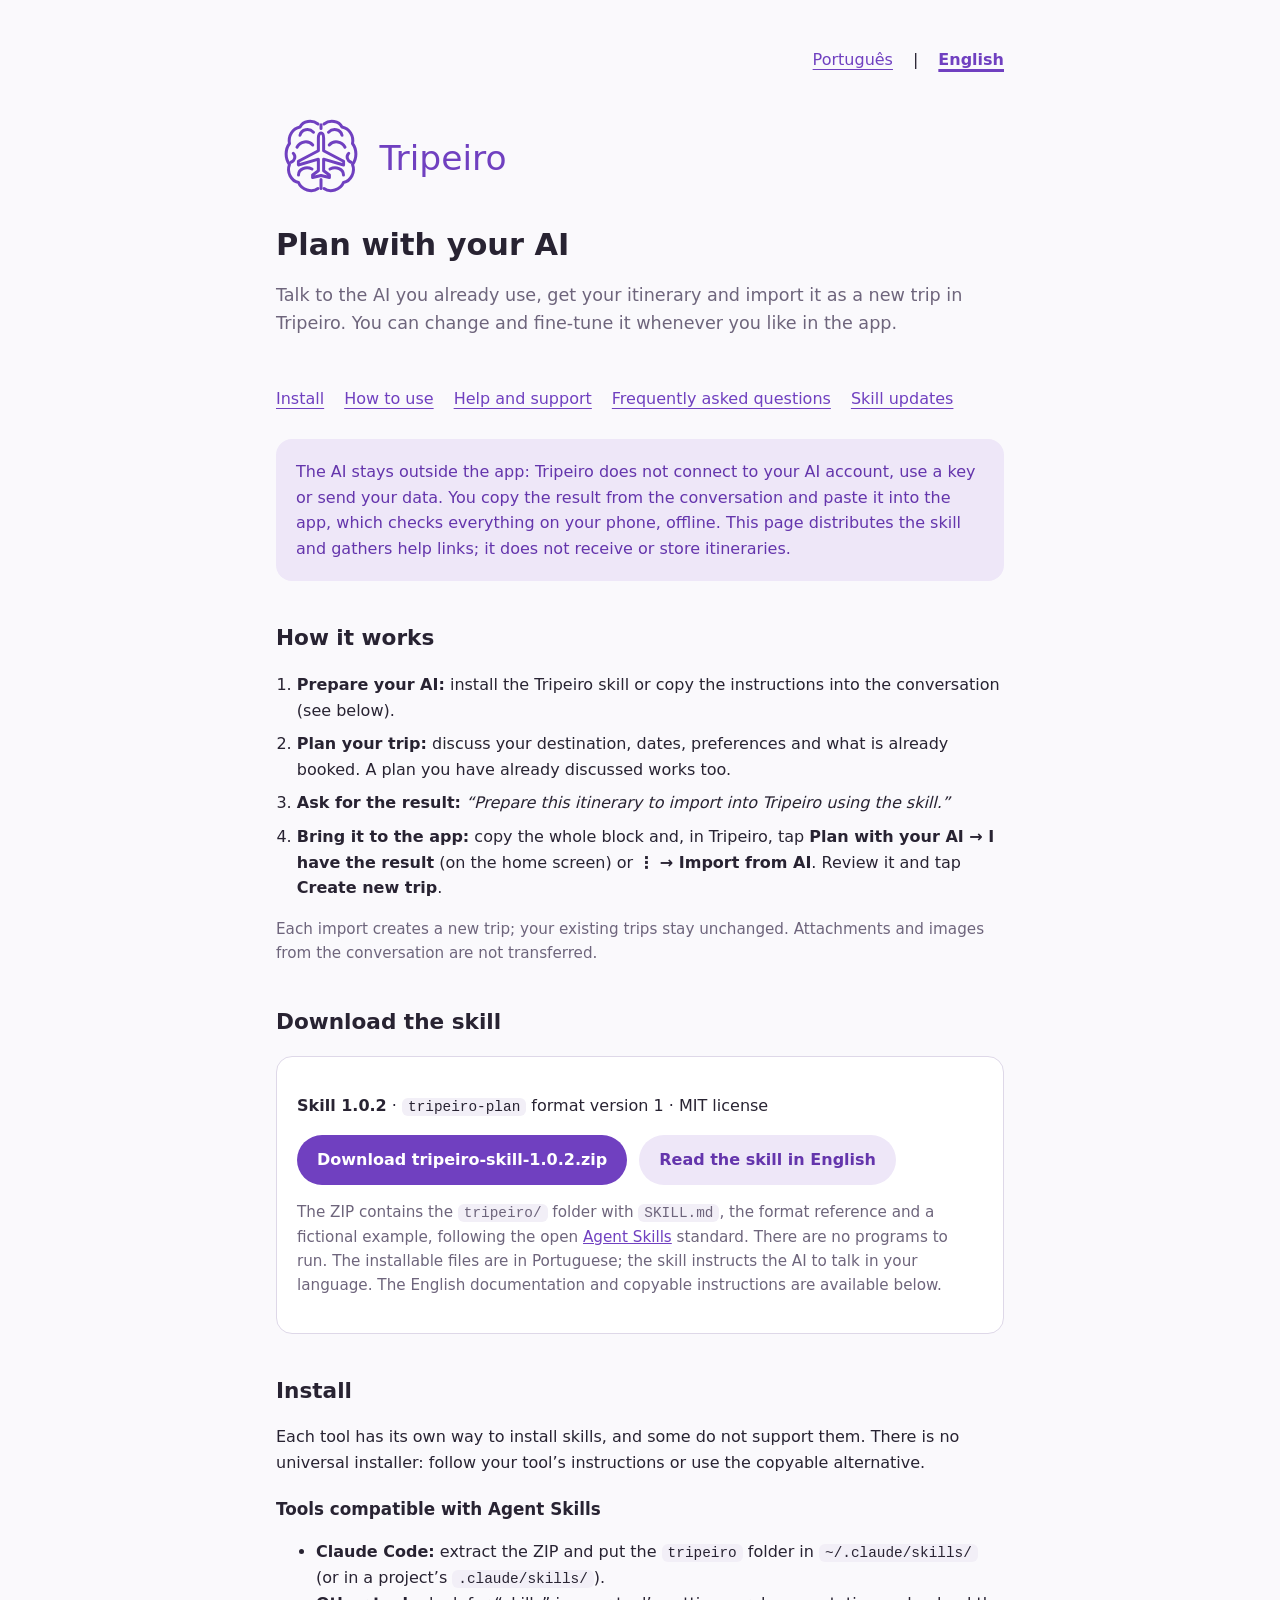
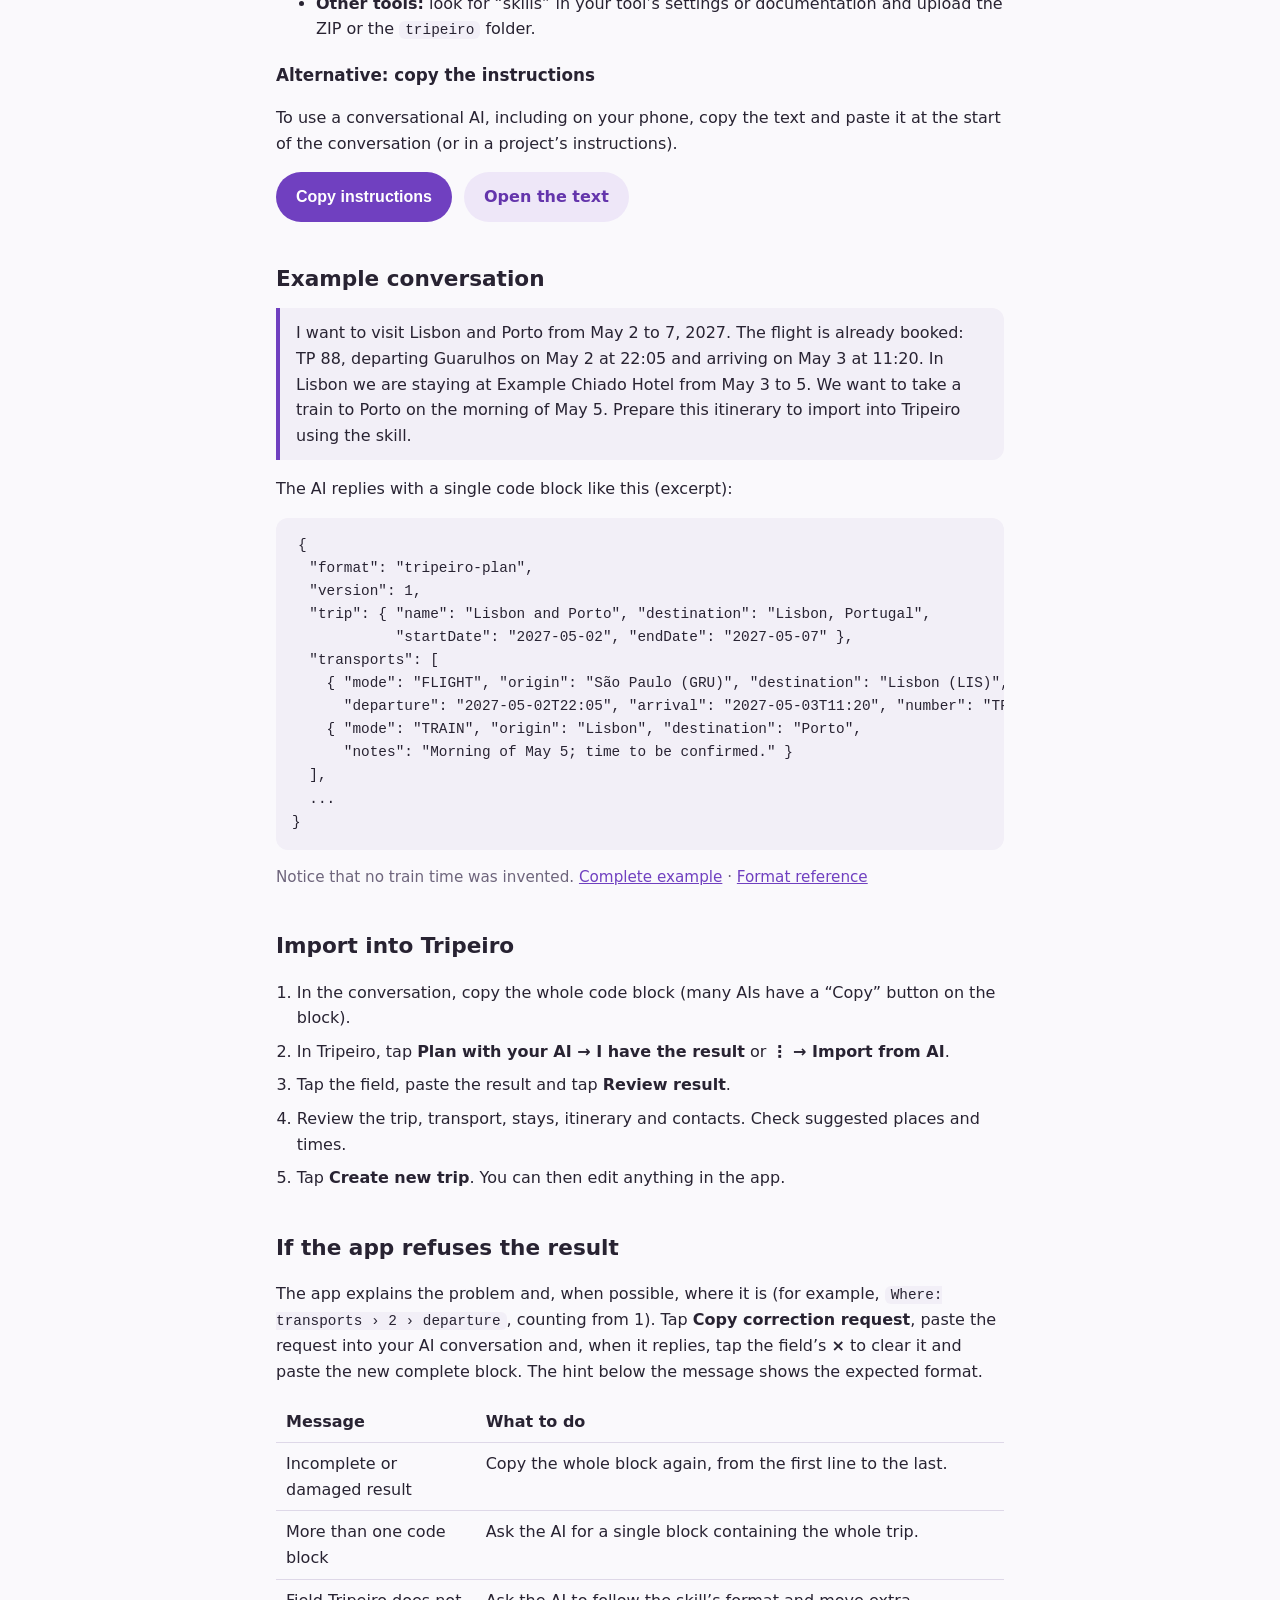
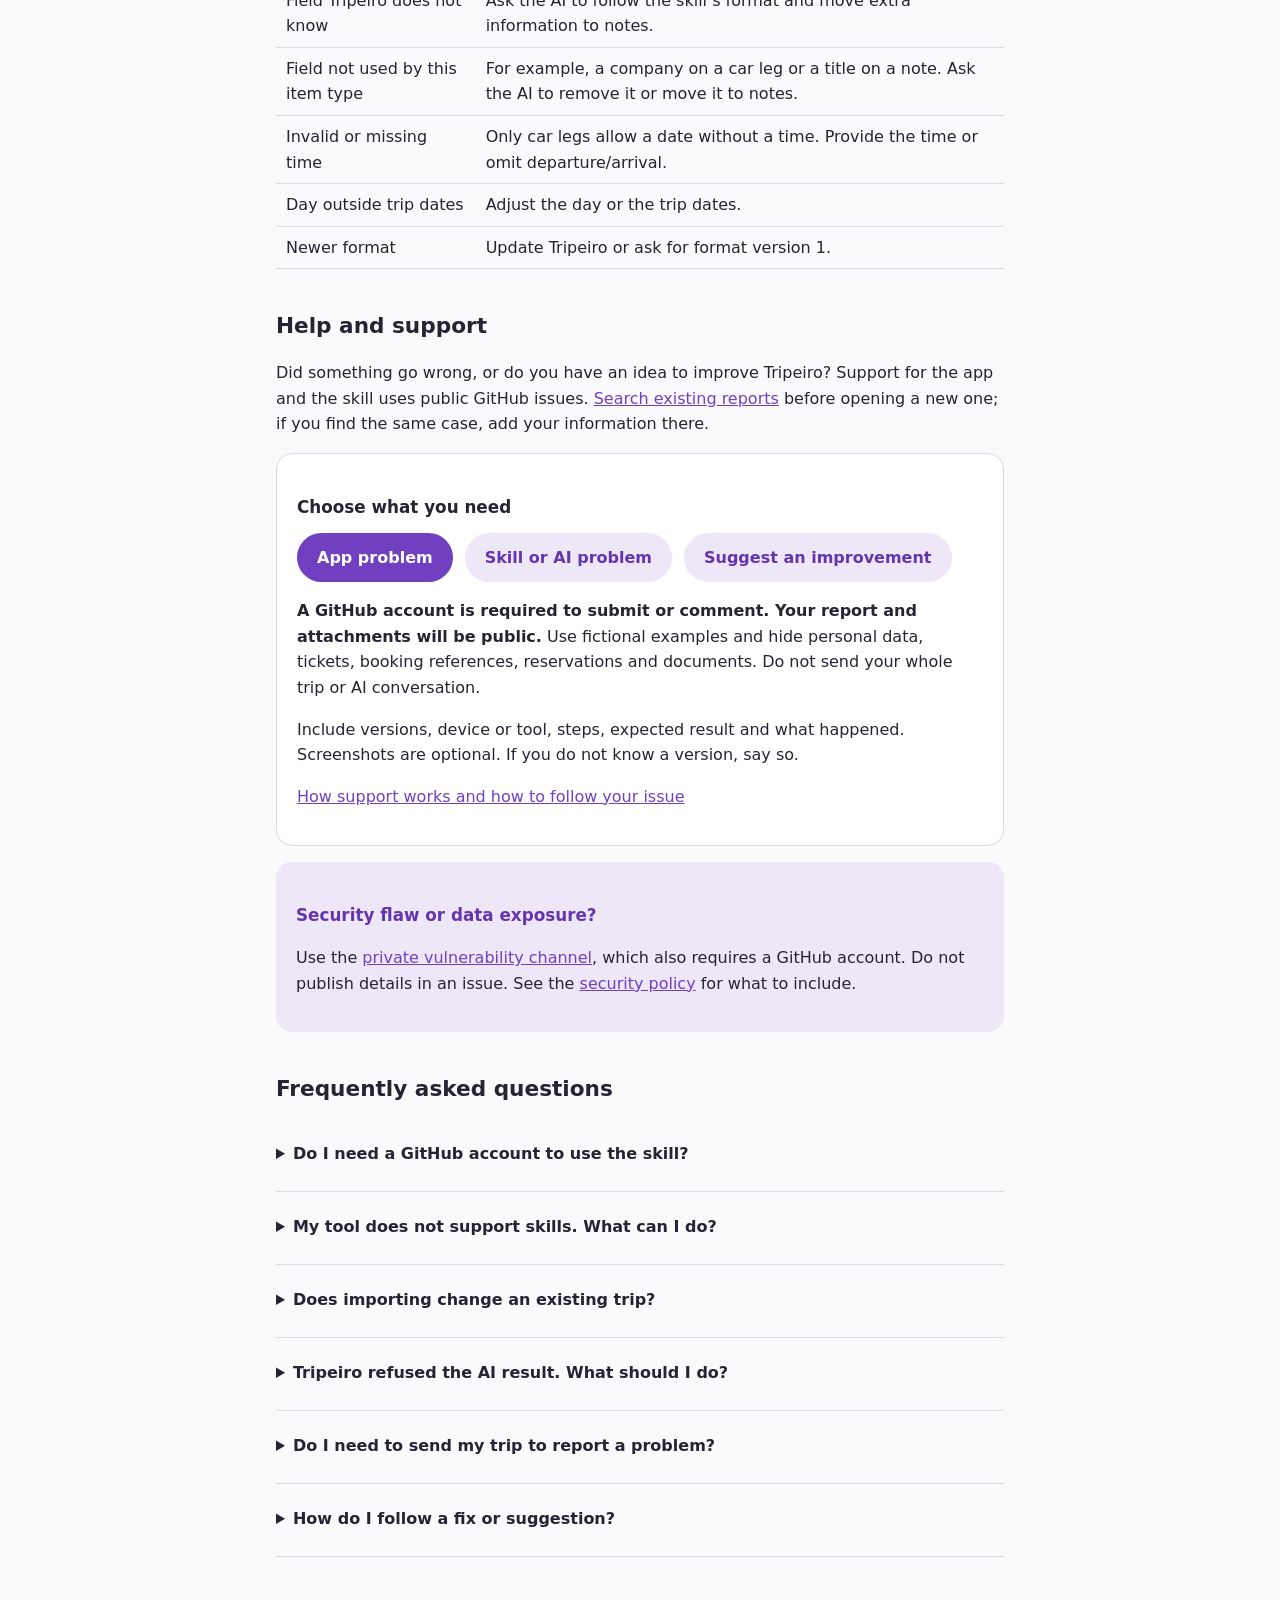
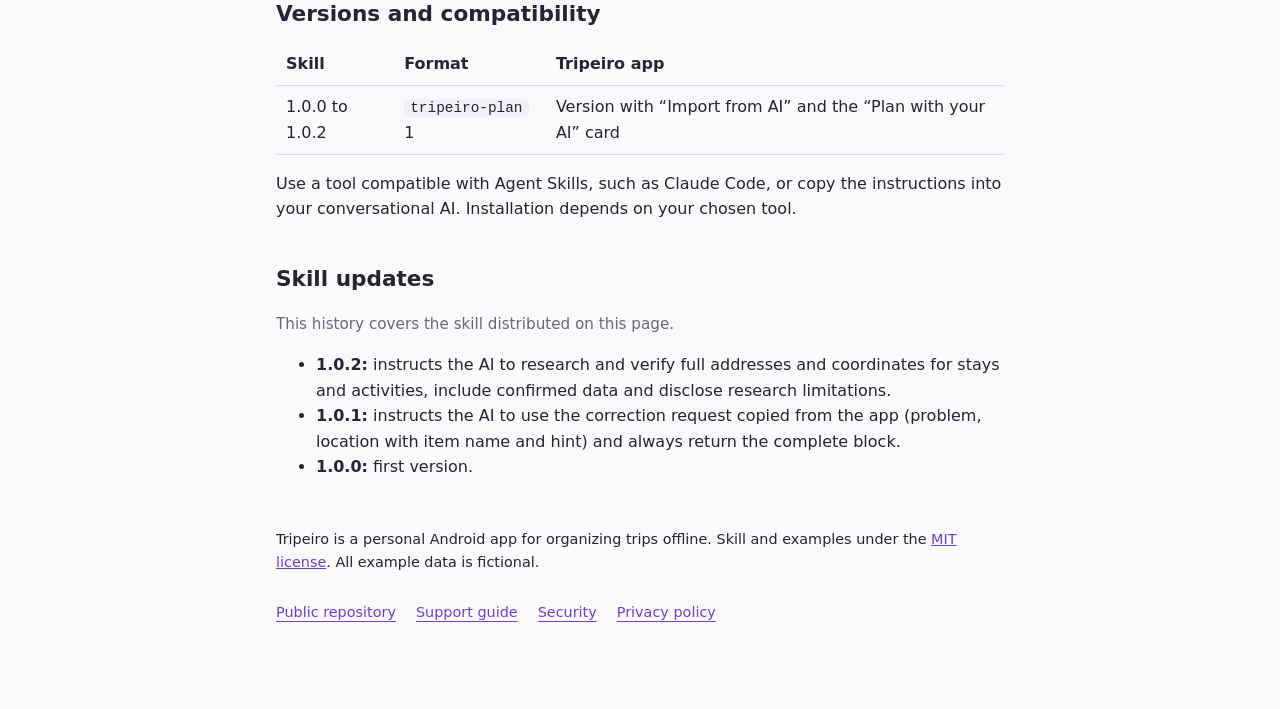
<file: docs/index.html>
<!doctype html>
<html lang="pt-BR">
<head>
<meta charset="utf-8">
<meta name="viewport" content="width=device-width, initial-scale=1">
<title>Tripeiro · Planeje com sua IA e encontre ajuda</title>
<meta name="description" content="Instale a skill do Tripeiro, importe roteiros da sua IA e encontre ajuda, relatos de problemas, sugestões e novidades.">
<link rel="icon" href="assets/simbolo.svg" type="image/svg+xml">
<link rel="stylesheet" href="assets/site.css">
<script src="assets/language.js"></script>
</head>
<body>
<main>
<nav class="quicklinks language" aria-label="Idioma">
  <a href="?lang=pt" data-language="pt" lang="pt-BR" hreflang="pt-BR" aria-current="page">Português</a>
  <span aria-hidden="true">|</span>
  <a href="en/?lang=en" data-language="en" lang="en" hreflang="en">English</a>
</nav>
<header>
  <img class="logo-light" src="assets/logo.svg" alt="Tripeiro" width="320" height="120">
  <img class="logo-dark" src="assets/logo-escuro.svg" alt="Tripeiro" width="320" height="120">
  <h1>Planeje com sua IA</h1>
  <p class="lead">Converse com a IA que você já usa, receba o roteiro pronto e importe como uma nova viagem no Tripeiro. Você pode modificar e fazer ajustes finos quando quiser pelo app.</p>
</header>

<nav class="quicklinks" aria-label="Nesta página">
  <a href="#instalar">Instalar</a>
  <a href="#importar">Como usar</a>
  <a href="#ajuda">Ajuda e suporte</a>
  <a href="#perguntas">Perguntas frequentes</a>
  <a href="#historico">Novidades da skill</a>
</nav>

<div class="card soft">
  A IA fica fora do app: o Tripeiro não se conecta à sua conta de IA, não usa chave nem envia seus dados. Você copia o resultado da conversa e cola no app, que confere tudo no celular, sem internet. Esta página distribui a skill e reúne os links de ajuda; ela não recebe nem guarda roteiros.
</div>

<h2 id="como-funciona">Como funciona</h2>
<ol class="steps">
  <li><strong>Prepare sua IA:</strong> instale a skill do Tripeiro ou copie as instruções para a conversa (veja abaixo).</li>
  <li><strong>Planeje sua viagem:</strong> converse sobre destino, datas, preferências e o que já está reservado. Um roteiro já discutido também serve.</li>
  <li><strong>Peça o resultado:</strong> <em>“Prepare este roteiro para importar no Tripeiro usando a skill.”</em></li>
  <li><strong>Traga para o app:</strong> copie o bloco inteiro e, no Tripeiro, toque em <strong>Planeje com sua IA → Já tenho o resultado</strong> (na tela inicial) ou em <strong>⋮ → Importar da IA</strong>. Revise e toque em <strong>Criar nova viagem</strong>.</li>
</ol>
<p class="muted">Cada importação cria uma nova viagem; as viagens que você já tem não mudam. Anexos e imagens da conversa não são transferidos.</p>

<h2 id="baixar">Baixar a skill</h2>
<div class="card">
  <p><strong>Skill 1.0.2</strong> · formato <code>tripeiro-plan</code> versão 1 · licença MIT</p>
  <div class="actions">
    <a class="button" href="downloads/tripeiro-skill-1.0.2.zip" download>Baixar tripeiro-skill-1.0.2.zip</a>
    <a class="button secondary" href="https://github.com/gdonscoi/tripeiro/tree/main/skills/tripeiro">Ver os arquivos</a>
  </div>
  <p class="muted">O ZIP tem a pasta <code>tripeiro/</code> com <code>SKILL.md</code>, a referência do formato e um exemplo fictício, no padrão aberto <a href="https://agentskills.io/specification">Agent Skills</a>. Não há programas para executar.</p>
</div>

<h2 id="instalar">Instalar</h2>
<p>Cada ferramenta tem o seu jeito de instalar skills, e nem todas aceitam. Não existe um instalador universal: siga a opção da sua ferramenta ou use a alternativa copiável.</p>
<h3>Ferramentas compatíveis com Agent Skills</h3>
<ul>
  <li><strong>Claude Code:</strong> extraia o ZIP e coloque a pasta <code>tripeiro</code> em <code>~/.claude/skills/</code> (ou em <code>.claude/skills/</code> de um projeto).</li>
  <li><strong>Outras ferramentas:</strong> procure por “skills” nas configurações ou na documentação da ferramenta e envie o ZIP ou a pasta <code>tripeiro</code>.</li>
</ul>
<h3 id="copiar">Alternativa: copiar as instruções</h3>
<p>Para usar com uma IA de conversa, inclusive no celular, copie o texto e cole no início da conversa (ou nas instruções de um projeto).</p>
<div class="actions">
  <button class="button" id="copy" type="button">Copiar instruções</button>
  <a class="button secondary" href="instrucoes.txt">Abrir o texto</a>
  <span id="copy-status" role="status" aria-live="polite"></span>
</div>

<h2 id="exemplo">Exemplo de conversa</h2>
<blockquote>Quero ir a Lisboa e ao Porto de 2 a 7 de maio de 2027. O voo já está comprado: TP 88, saída de Guarulhos dia 2 às 22:05, chegada dia 3 às 11:20. Em Lisboa ficamos no Hotel Exemplo Chiado de 3 a 5. Queremos ir de trem para o Porto no dia 5 de manhã. Prepare este roteiro para importar no Tripeiro usando a skill.</blockquote>
<p>A IA responde com um único bloco de código, assim (trecho):</p>
<pre><code>{
  "format": "tripeiro-plan",
  "version": 1,
  "trip": { "name": "Lisboa e Porto", "destination": "Lisboa, Portugal",
            "startDate": "2027-05-02", "endDate": "2027-05-07" },
  "transports": [
    { "mode": "FLIGHT", "origin": "São Paulo (GRU)", "destination": "Lisboa (LIS)",
      "departure": "2027-05-02T22:05", "arrival": "2027-05-03T11:20", "number": "TP 88" },
    { "mode": "TRAIN", "origin": "Lisboa", "destination": "Porto",
      "notes": "Dia 5 de manhã; horário a definir." }
  ],
  ...
}</code></pre>
<p class="muted">Repare que o trem ficou sem horário inventado. <a href="exemplo-roteiro.json">Exemplo completo</a> · <a href="https://github.com/gdonscoi/tripeiro/blob/main/skills/tripeiro/references/formato-do-roteiro.md">Referência do formato</a></p>

<h2 id="importar">Importar no Tripeiro</h2>
<ol class="steps">
  <li>Na conversa, copie o bloco de código inteiro (muitas IAs têm um botão “Copiar” no bloco).</li>
  <li>No Tripeiro, toque em <strong>Planeje com sua IA → Já tenho o resultado</strong> ou em <strong>⋮ → Importar da IA</strong>.</li>
  <li>Toque no campo, cole e toque em <strong>Revisar resultado</strong>.</li>
  <li>Confira a viagem, os transportes, as hospedagens, o itinerário e os contatos. Sugestões de locais e horários devem ser conferidas.</li>
  <li>Toque em <strong>Criar nova viagem</strong>. Depois, edite o que quiser pelo app.</li>
</ol>

<h2 id="problemas">Se o app recusar</h2>
<p>O app diz o problema e, quando possível, onde ele está (por exemplo, <code>Onde: transports › 2 › departure</code>, contando a partir de 1). Toque em <strong>Copiar pedido de correção</strong>, cole o pedido na conversa com a sua IA e, quando ela responder, toque no <strong>×</strong> do campo para limpá-lo e cole o novo bloco completo. A dica abaixo da mensagem mostra o formato esperado.</p>
<table>
  <thead><tr><th>Mensagem</th><th>O que fazer</th></tr></thead>
  <tbody>
    <tr><td>Resultado incompleto ou danificado</td><td>Copie o bloco inteiro de novo, da primeira à última linha.</td></tr>
    <tr><td>Mais de um bloco de código</td><td>Peça à IA um único bloco com a viagem inteira.</td></tr>
    <tr><td>Campo que o Tripeiro não conhece</td><td>Peça à IA para seguir o formato da skill e mover informações extras para as notas.</td></tr>
    <tr><td>Campo não usado por este tipo de item</td><td>Ex.: empresa num trecho de carro ou título numa nota. Peça para remover ou passar para as notas.</td></tr>
    <tr><td>Horário inválido ou ausente</td><td>Só trechos de carro podem ter data sem horário. Informe a hora ou deixe sem saída/chegada.</td></tr>
    <tr><td>Dia fora das datas da viagem</td><td>Ajuste o dia ou as datas da viagem.</td></tr>
    <tr><td>Formato mais novo</td><td>Atualize o Tripeiro ou peça o formato versão 1.</td></tr>
  </tbody>
</table>

<h2 id="ajuda">Ajuda e suporte</h2>
<p>Algo não funcionou ou você tem uma ideia para melhorar o Tripeiro? O suporte do aplicativo e da skill fica nas issues públicas do GitHub. <a href="https://github.com/gdonscoi/tripeiro/issues?q=is%3Aissue">Procure nos relatos existentes</a> antes de abrir um novo; se encontrar o mesmo caso, acrescente suas informações lá.</p>
<div class="card">
  <h3>Escolha o que você precisa</h3>
  <div class="actions">
    <a class="button" href="https://github.com/gdonscoi/tripeiro/issues/new?template=01-bug-app.yml">Problema no aplicativo</a>
    <a class="button secondary" href="https://github.com/gdonscoi/tripeiro/issues/new?template=02-bug-skill.yml">Problema na skill ou IA</a>
    <a class="button secondary" href="https://github.com/gdonscoi/tripeiro/issues/new?template=03-sugestao.yml">Sugerir uma melhoria</a>
  </div>
  <p><strong>É necessário ter conta no GitHub para enviar ou comentar. O relato e os anexos serão públicos.</strong> Use exemplos fictícios e oculte dados pessoais, bilhetes, localizadores, reservas e documentos. Não envie a viagem completa nem sua conversa com a IA.</p>
  <p>Informe versões, aparelho ou ferramenta utilizada, passos, resultado esperado e o que aconteceu. Capturas de tela são opcionais. Se não souber alguma versão, diga que não sabe.</p>
  <p><a href="https://github.com/gdonscoi/tripeiro/blob/main/SUPPORT.md">Como funciona o suporte e como acompanhar sua issue</a></p>
</div>
<div class="card soft">
  <h3>Falha de segurança ou exposição de dados?</h3>
  <p>Use o <a href="https://github.com/gdonscoi/tripeiro/security/advisories/new">canal privado de vulnerabilidades</a>, que também exige conta no GitHub. Não publique os detalhes em uma issue. Veja a <a href="https://github.com/gdonscoi/tripeiro/blob/main/SECURITY.md">política de segurança</a> para saber o que informar.</p>
</div>

<h2 id="perguntas">Perguntas frequentes</h2>
<details>
  <summary>Preciso de uma conta no GitHub para usar a skill?</summary>
  <p>Não. Você pode baixar a skill ou abrir e copiar as instruções desta página sem conta no GitHub. Para enviar ou comentar um relato, sugestão ou vulnerabilidade no GitHub, é necessário entrar em uma conta. A ferramenta de IA escolhida pode ter seus próprios requisitos de acesso.</p>
</details>
<details>
  <summary>Minha ferramenta não aceita skills. Como faço?</summary>
  <p>Use a <a href="#copiar">alternativa copiável</a>: abra as instruções e cole o texto no início da conversa ou nas instruções de um projeto da sua IA.</p>
</details>
<details>
  <summary>A importação altera uma viagem que já existe?</summary>
  <p>Não. Cada importação cria uma nova viagem depois da sua revisão. As viagens existentes não mudam, e anexos e imagens da conversa não são transferidos.</p>
</details>
<details>
  <summary>O Tripeiro recusou o resultado da IA. O que fazer?</summary>
  <p>Use o <strong>Copiar pedido de correção</strong> no app e cole o pedido na conversa com a IA. Depois, limpe o campo e cole o novo bloco completo. Consulte também as <a href="#problemas">mensagens e orientações de correção</a>. Se o problema continuar, use o formulário de <a href="https://github.com/gdonscoi/tripeiro/issues/new?template=02-bug-skill.yml">problema na skill ou importação da IA</a>, com um exemplo fictício.</p>
</details>
<details>
  <summary>Preciso enviar minha viagem para relatar um problema?</summary>
  <p>Não. Descreva os passos com dados fictícios e, se ajudar, inclua uma captura com informações pessoais ocultadas. Não envie a viagem completa, bilhetes, documentos, reservas nem sua conversa inteira com a IA. Suspeitas de vulnerabilidade vão para o canal privado de segurança.</p>
</details>
<details>
  <summary>Como acompanho uma correção ou sugestão?</summary>
  <p>Acompanhe os comentários na sua issue e use a opção de inscrição do GitHub para receber atualizações. O mantenedor pode pedir mais informações e informa a versão corrigida ou a alteração publicada quando houver uma entrega. Sugestões são avaliadas, sem prazo de implementação garantido. Veja o <a href="https://github.com/gdonscoi/tripeiro/blob/main/SUPPORT.md">guia de suporte</a>.</p>
</details>

<h2 id="verificado">Versões e compatibilidade</h2>
<table>
  <thead><tr><th>Skill</th><th>Formato</th><th>App Tripeiro</th></tr></thead>
  <tbody><tr><td>1.0.0 a 1.0.2</td><td><code>tripeiro-plan</code> 1</td><td>Versão com “Importar da IA” e o card “Planeje com sua IA”</td></tr></tbody>
</table>
<p>Use uma ferramenta compatível com Agent Skills, como o Claude Code, ou copie as instruções para a sua IA de conversa. A instalação depende da ferramenta escolhida.</p>

<h2 id="historico">Novidades da skill</h2>
<p class="muted">Este histórico é da skill distribuída nesta página.</p>
<ul>
  <li><strong>1.0.2:</strong> orienta a pesquisar e verificar endereço completo e coordenadas de hospedagens e atividades, incluindo os dados confirmados e informando limitações de pesquisa.</li>
  <li><strong>1.0.1:</strong> orienta a IA a usar o pedido de correção copiado do app (problema, local com o nome do item e dica) e a devolver sempre o bloco completo.</li>
  <li><strong>1.0.0:</strong> primeira versão.</li>
</ul>

<footer>
  <p>Tripeiro é um app Android pessoal para organizar viagens offline. Skill e exemplos sob <a href="https://github.com/gdonscoi/tripeiro/blob/main/LICENSE">licença MIT</a>. Todos os dados de exemplo são fictícios.</p>
  <nav class="quicklinks" aria-label="Mais informações">
    <a href="https://github.com/gdonscoi/tripeiro">Repositório público</a>
    <a href="https://github.com/gdonscoi/tripeiro/blob/main/SUPPORT.md">Guia de suporte</a>
    <a href="https://github.com/gdonscoi/tripeiro/blob/main/SECURITY.md">Segurança</a>
    <a href="privacidade.html">Política de privacidade</a>
  </nav>
</footer>
</main>
</body>
</html>
</file>
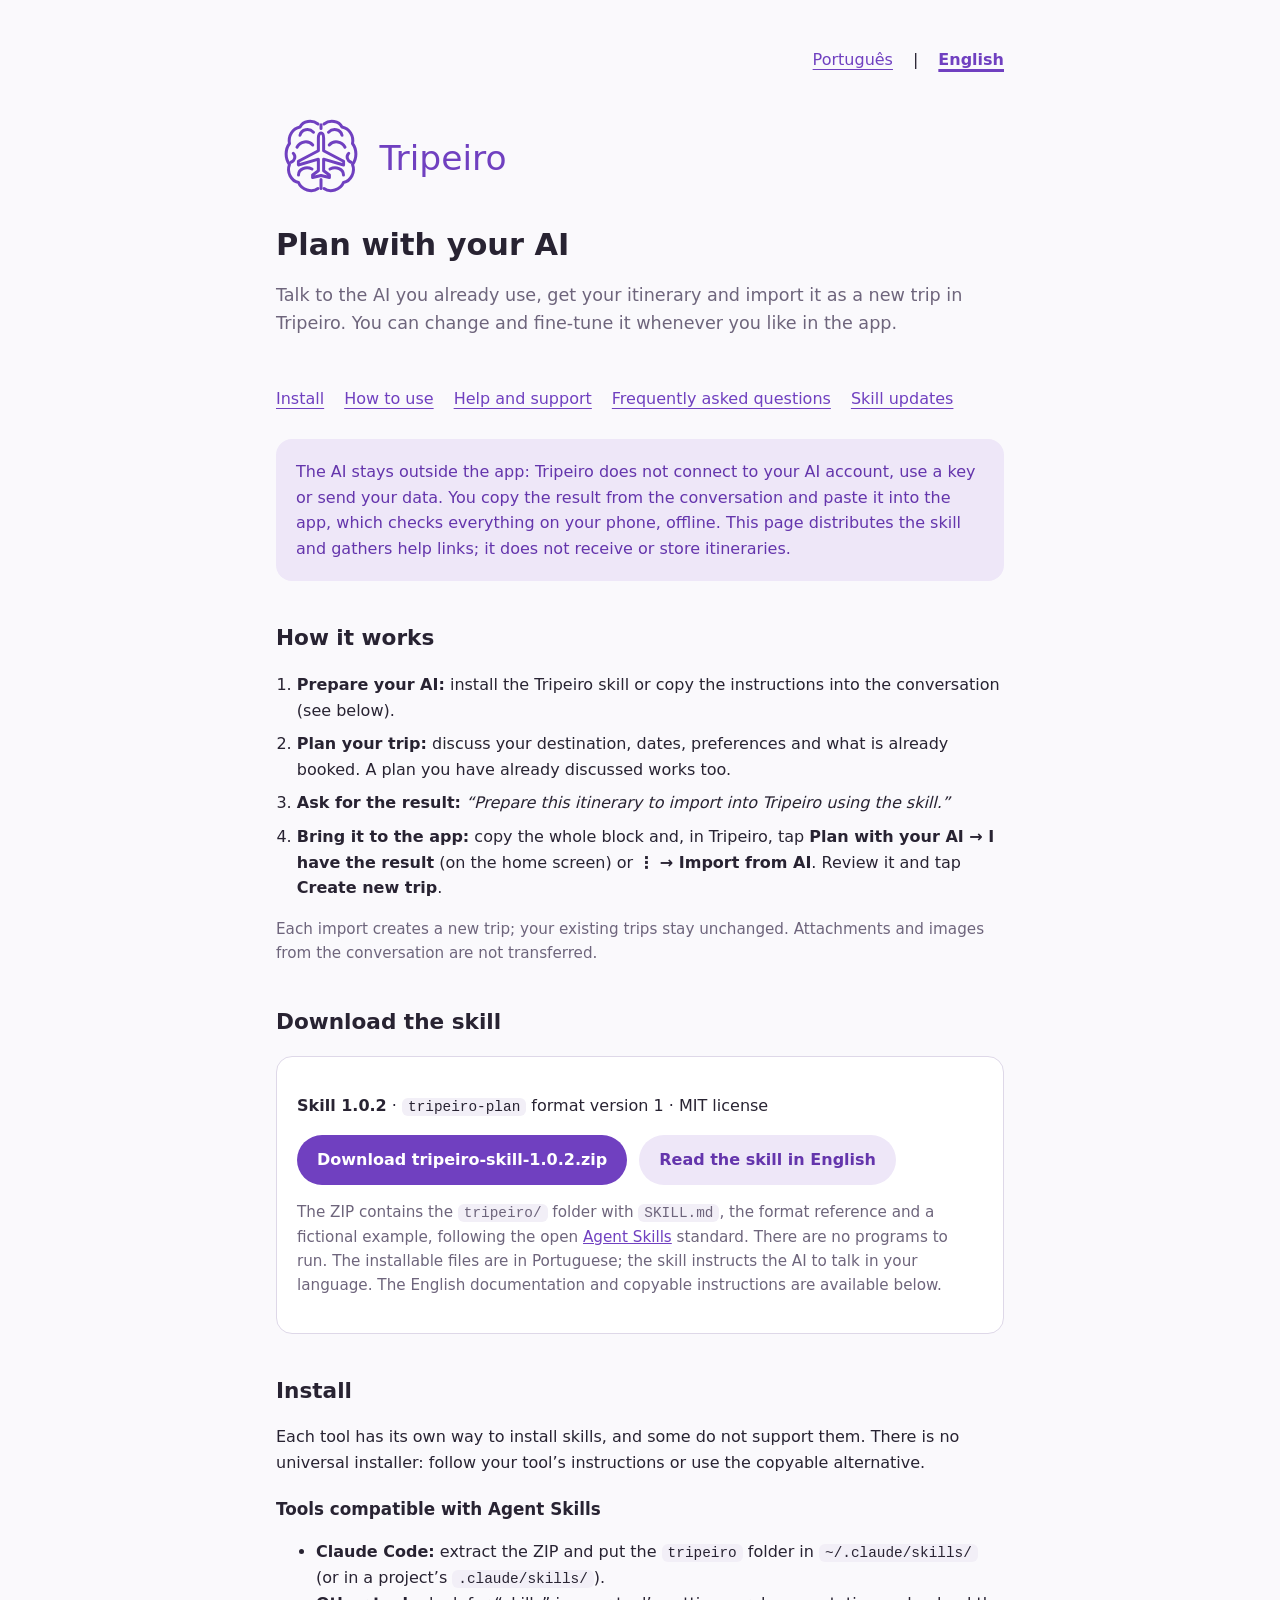
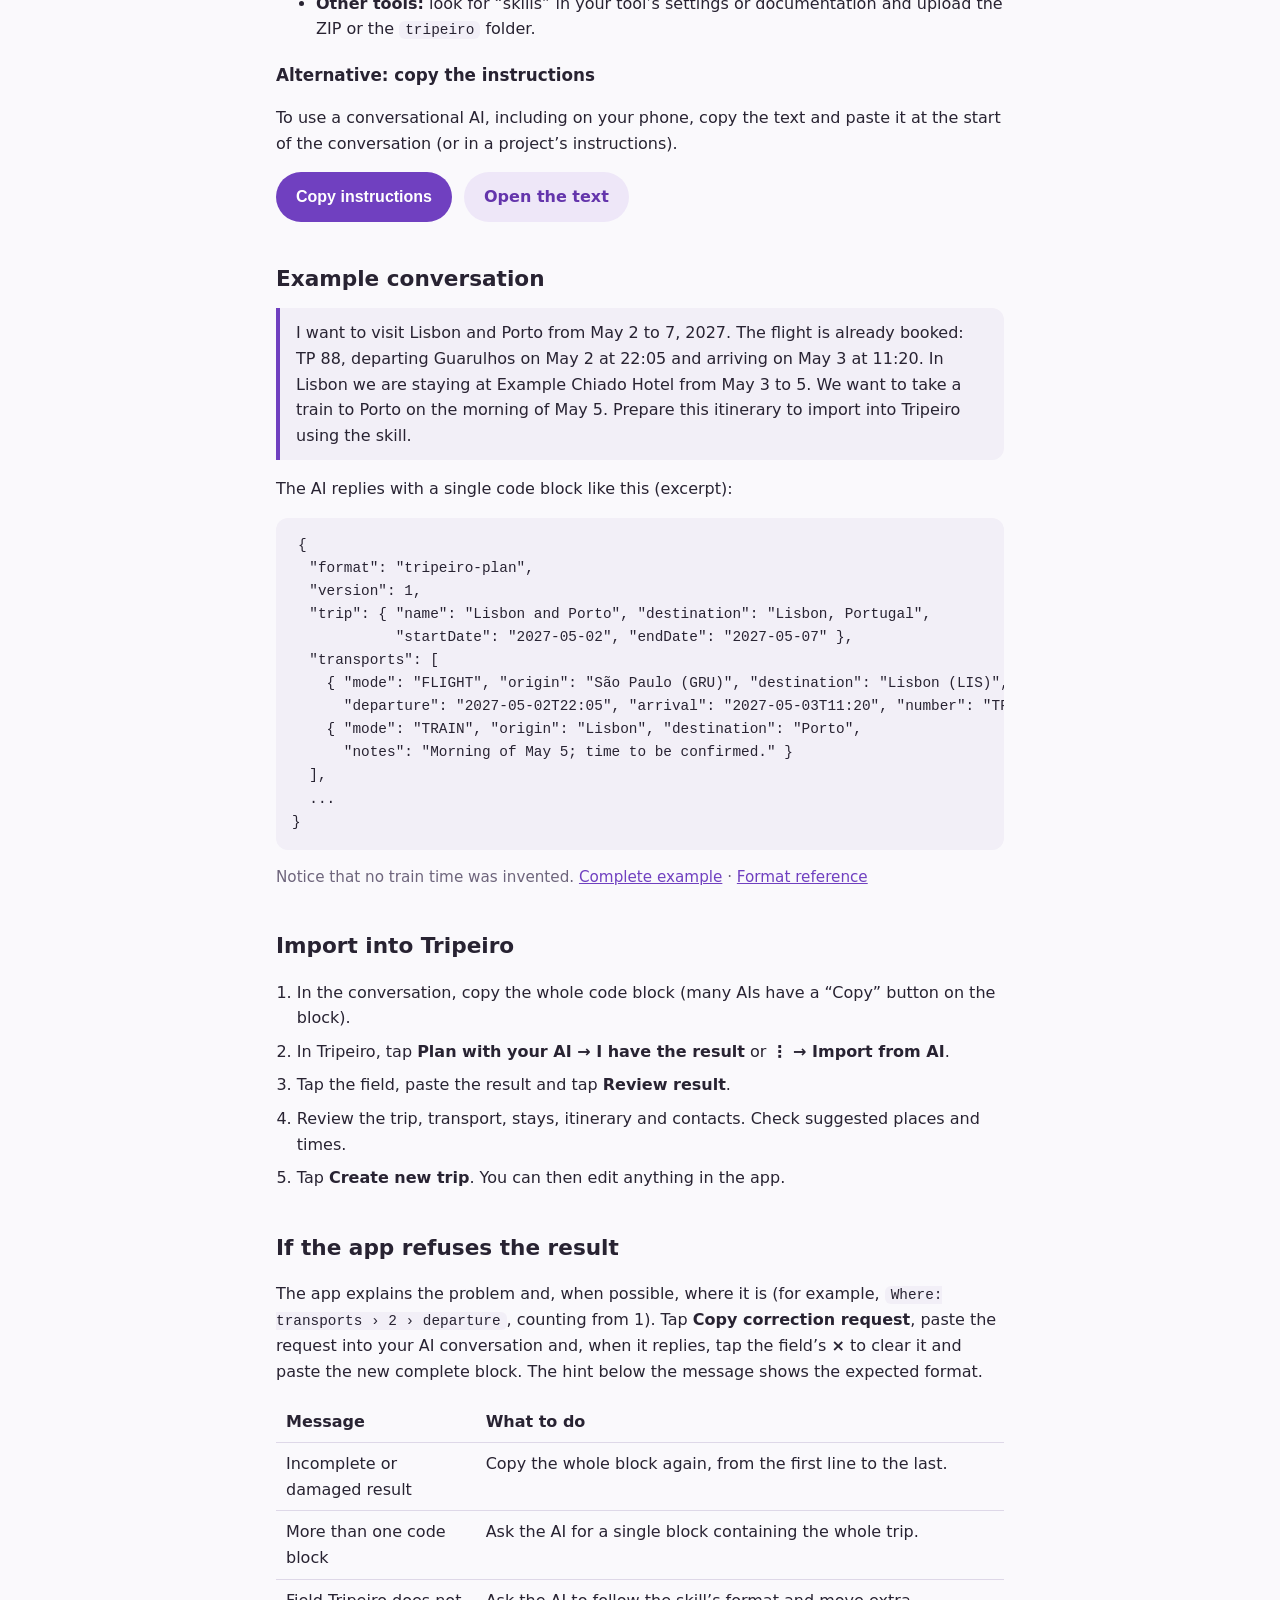
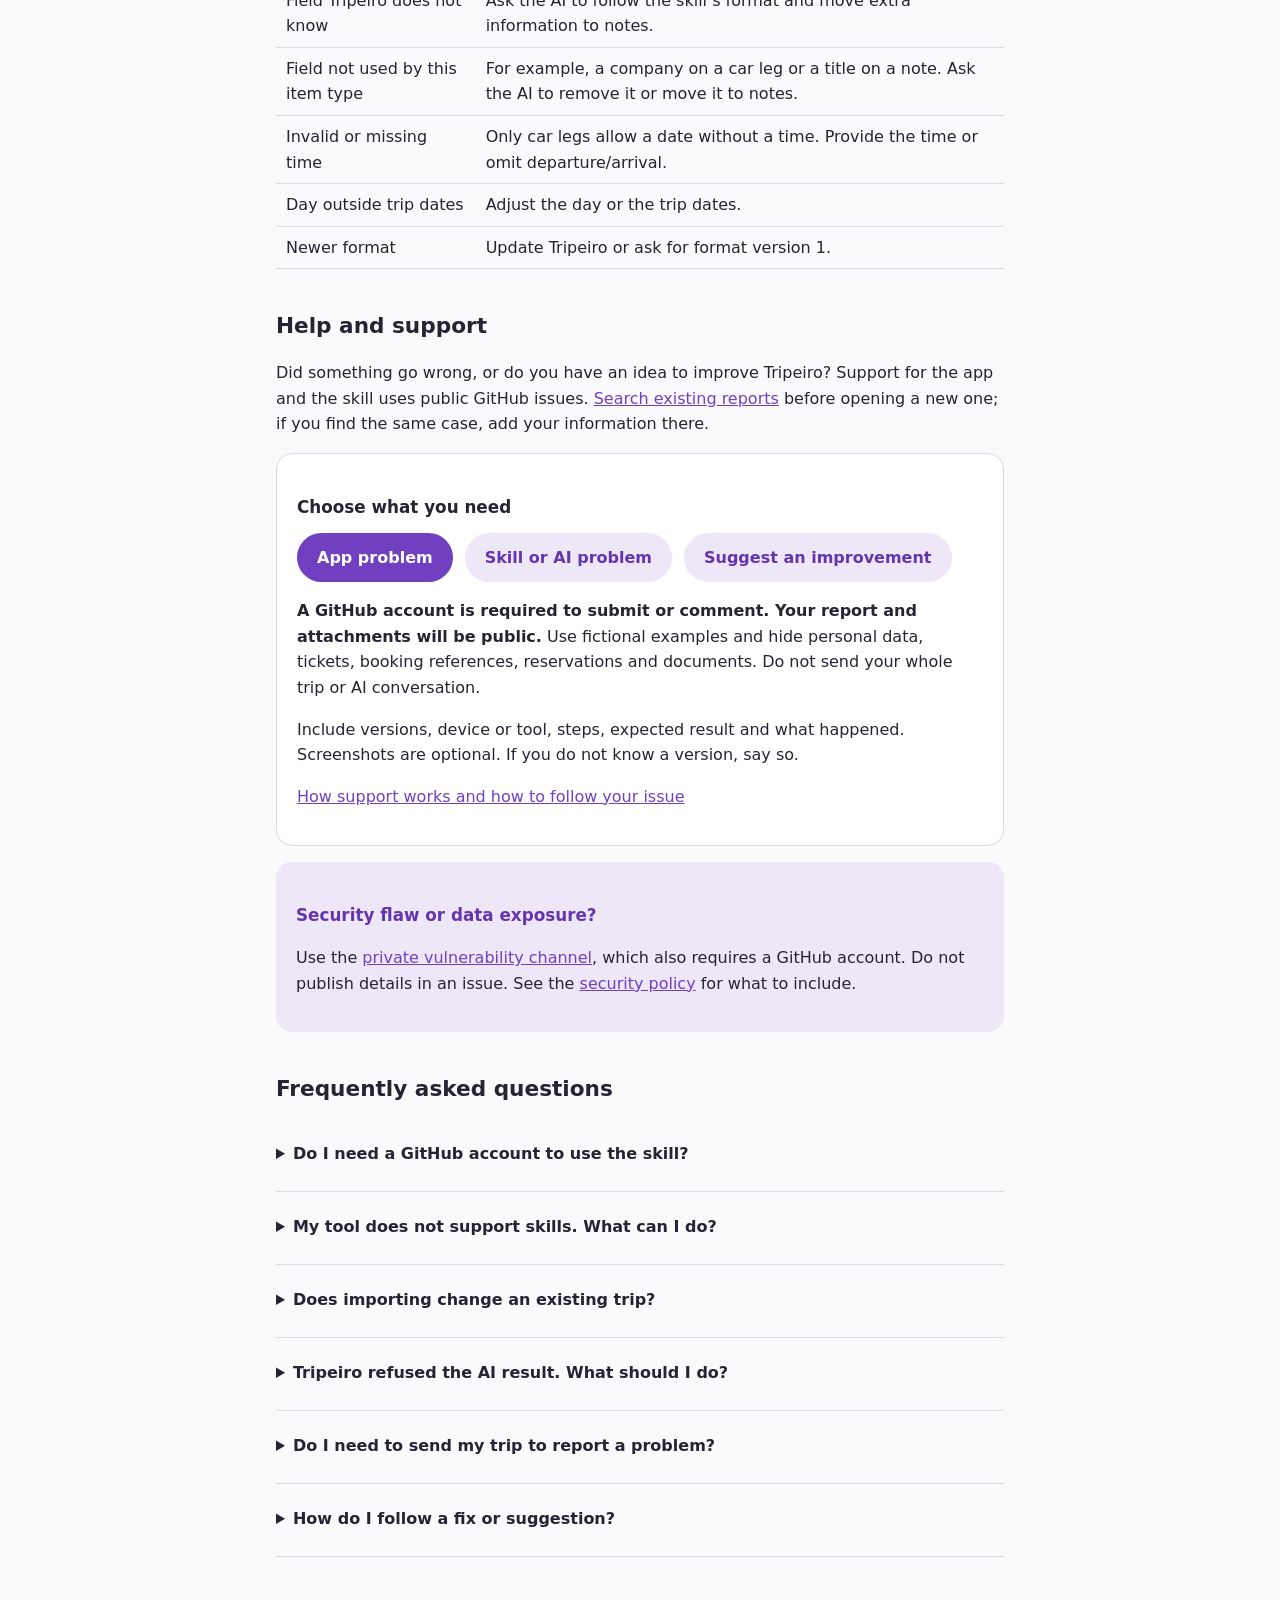
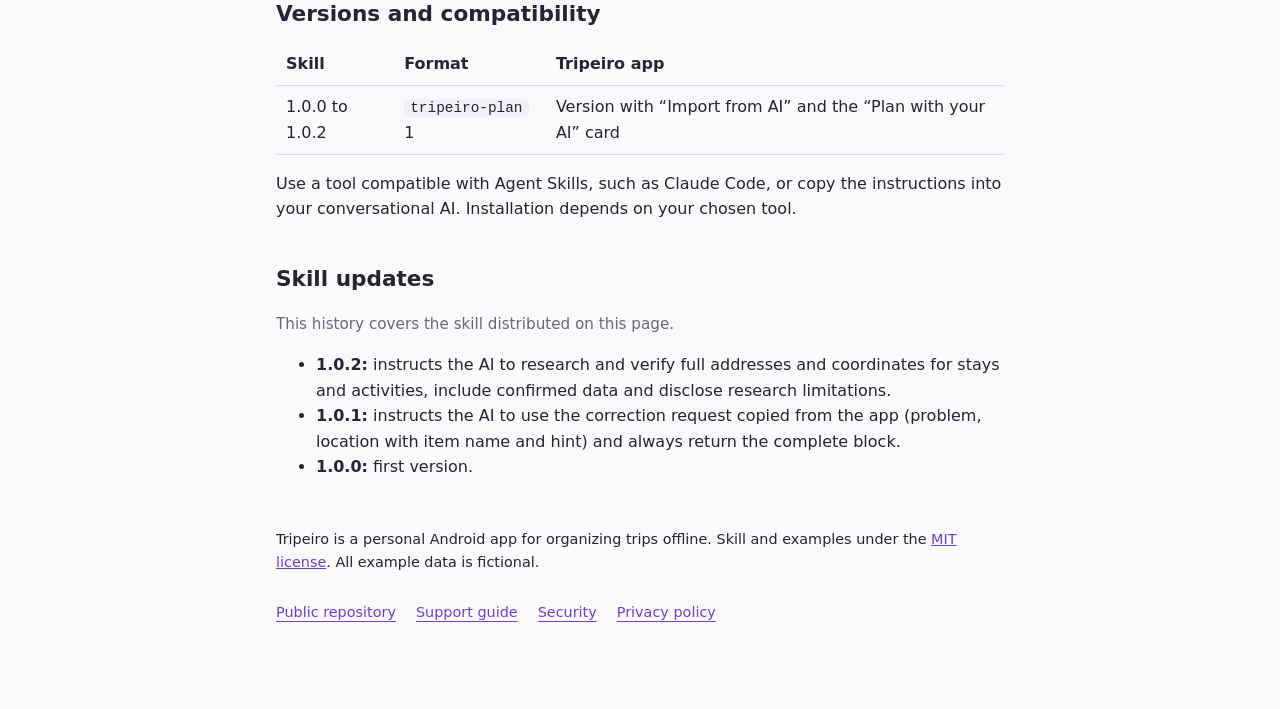
<file: docs/en/index.html>
<!doctype html>
<html lang="en">
<head>
<meta charset="utf-8">
<meta name="viewport" content="width=device-width, initial-scale=1">
<title>Tripeiro · Plan with your AI and find help</title>
<meta name="description" content="Install the Tripeiro skill, import itineraries from your AI and find help, bug reports, suggestions and updates.">
<link rel="icon" href="../assets/simbolo.svg" type="image/svg+xml">
<link rel="stylesheet" href="../assets/site.css">
<script src="../assets/language.js"></script>
</head>
<body>
<main>
<nav class="quicklinks language" aria-label="Language">
  <a href="../?lang=pt" data-language="pt" lang="pt-BR" hreflang="pt-BR">Português</a>
  <span aria-hidden="true">|</span>
  <a href="?lang=en" data-language="en" lang="en" hreflang="en" aria-current="page">English</a>
</nav>
<header>
  <img class="logo-light" src="../assets/logo.svg" alt="Tripeiro" width="320" height="120">
  <img class="logo-dark" src="../assets/logo-escuro.svg" alt="Tripeiro" width="320" height="120">
  <h1>Plan with your AI</h1>
  <p class="lead">Talk to the AI you already use, get your itinerary and import it as a new trip in Tripeiro. You can change and fine-tune it whenever you like in the app.</p>
</header>

<nav class="quicklinks" aria-label="On this page">
  <a href="#instalar">Install</a>
  <a href="#importar">How to use</a>
  <a href="#ajuda">Help and support</a>
  <a href="#perguntas">Frequently asked questions</a>
  <a href="#historico">Skill updates</a>
</nav>

<div class="card soft">
  The AI stays outside the app: Tripeiro does not connect to your AI account, use a key or send your data. You copy the result from the conversation and paste it into the app, which checks everything on your phone, offline. This page distributes the skill and gathers help links; it does not receive or store itineraries.
</div>

<h2 id="como-funciona">How it works</h2>
<ol class="steps">
  <li><strong>Prepare your AI:</strong> install the Tripeiro skill or copy the instructions into the conversation (see below).</li>
  <li><strong>Plan your trip:</strong> discuss your destination, dates, preferences and what is already booked. A plan you have already discussed works too.</li>
  <li><strong>Ask for the result:</strong> <em>“Prepare this itinerary to import into Tripeiro using the skill.”</em></li>
  <li><strong>Bring it to the app:</strong> copy the whole block and, in Tripeiro, tap <strong>Plan with your AI → I have the result</strong> (on the home screen) or <strong>⋮ → Import from AI</strong>. Review it and tap <strong>Create new trip</strong>.</li>
</ol>
<p class="muted">Each import creates a new trip; your existing trips stay unchanged. Attachments and images from the conversation are not transferred.</p>

<h2 id="baixar">Download the skill</h2>
<div class="card">
  <p><strong>Skill 1.0.2</strong> · <code>tripeiro-plan</code> format version 1 · MIT license</p>
  <div class="actions">
    <a class="button" href="../downloads/tripeiro-skill-1.0.2.zip" download>Download tripeiro-skill-1.0.2.zip</a>
    <a class="button secondary" href="skill.md">Read the skill in English</a>
  </div>
  <p class="muted">The ZIP contains the <code>tripeiro/</code> folder with <code>SKILL.md</code>, the format reference and a fictional example, following the open <a href="https://agentskills.io/specification">Agent Skills</a> standard. There are no programs to run. The installable files are in Portuguese; the skill instructs the AI to talk in your language. The English documentation and copyable instructions are available below.</p>
</div>

<h2 id="instalar">Install</h2>
<p>Each tool has its own way to install skills, and some do not support them. There is no universal installer: follow your tool’s instructions or use the copyable alternative.</p>
<h3>Tools compatible with Agent Skills</h3>
<ul>
  <li><strong>Claude Code:</strong> extract the ZIP and put the <code>tripeiro</code> folder in <code>~/.claude/skills/</code> (or in a project’s <code>.claude/skills/</code>).</li>
  <li><strong>Other tools:</strong> look for “skills” in your tool’s settings or documentation and upload the ZIP or the <code>tripeiro</code> folder.</li>
</ul>
<h3 id="copiar">Alternative: copy the instructions</h3>
<p>To use a conversational AI, including on your phone, copy the text and paste it at the start of the conversation (or in a project’s instructions).</p>
<div class="actions">
  <button class="button" id="copy" type="button">Copy instructions</button>
  <a class="button secondary" href="instrucoes.txt">Open the text</a>
  <span id="copy-status" role="status" aria-live="polite"></span>
</div>

<h2 id="exemplo">Example conversation</h2>
<blockquote>I want to visit Lisbon and Porto from May 2 to 7, 2027. The flight is already booked: TP 88, departing Guarulhos on May 2 at 22:05 and arriving on May 3 at 11:20. In Lisbon we are staying at Example Chiado Hotel from May 3 to 5. We want to take a train to Porto on the morning of May 5. Prepare this itinerary to import into Tripeiro using the skill.</blockquote>
<p>The AI replies with a single code block like this (excerpt):</p>
<pre><code>{
  "format": "tripeiro-plan",
  "version": 1,
  "trip": { "name": "Lisbon and Porto", "destination": "Lisbon, Portugal",
            "startDate": "2027-05-02", "endDate": "2027-05-07" },
  "transports": [
    { "mode": "FLIGHT", "origin": "São Paulo (GRU)", "destination": "Lisbon (LIS)",
      "departure": "2027-05-02T22:05", "arrival": "2027-05-03T11:20", "number": "TP 88" },
    { "mode": "TRAIN", "origin": "Lisbon", "destination": "Porto",
      "notes": "Morning of May 5; time to be confirmed." }
  ],
  ...
}</code></pre>
<p class="muted">Notice that no train time was invented. <a href="exemplo-roteiro.json">Complete example</a> · <a href="formato-do-roteiro.md">Format reference</a></p>

<h2 id="importar">Import into Tripeiro</h2>
<ol class="steps">
  <li>In the conversation, copy the whole code block (many AIs have a “Copy” button on the block).</li>
  <li>In Tripeiro, tap <strong>Plan with your AI → I have the result</strong> or <strong>⋮ → Import from AI</strong>.</li>
  <li>Tap the field, paste the result and tap <strong>Review result</strong>.</li>
  <li>Review the trip, transport, stays, itinerary and contacts. Check suggested places and times.</li>
  <li>Tap <strong>Create new trip</strong>. You can then edit anything in the app.</li>
</ol>

<h2 id="problemas">If the app refuses the result</h2>
<p>The app explains the problem and, when possible, where it is (for example, <code>Where: transports › 2 › departure</code>, counting from 1). Tap <strong>Copy correction request</strong>, paste the request into your AI conversation and, when it replies, tap the field’s <strong>×</strong> to clear it and paste the new complete block. The hint below the message shows the expected format.</p>
<table>
  <thead><tr><th>Message</th><th>What to do</th></tr></thead>
  <tbody>
    <tr><td>Incomplete or damaged result</td><td>Copy the whole block again, from the first line to the last.</td></tr>
    <tr><td>More than one code block</td><td>Ask the AI for a single block containing the whole trip.</td></tr>
    <tr><td>Field Tripeiro does not know</td><td>Ask the AI to follow the skill’s format and move extra information to notes.</td></tr>
    <tr><td>Field not used by this item type</td><td>For example, a company on a car leg or a title on a note. Ask the AI to remove it or move it to notes.</td></tr>
    <tr><td>Invalid or missing time</td><td>Only car legs allow a date without a time. Provide the time or omit departure/arrival.</td></tr>
    <tr><td>Day outside trip dates</td><td>Adjust the day or the trip dates.</td></tr>
    <tr><td>Newer format</td><td>Update Tripeiro or ask for format version 1.</td></tr>
  </tbody>
</table>

<h2 id="ajuda">Help and support</h2>
<p>Did something go wrong, or do you have an idea to improve Tripeiro? Support for the app and the skill uses public GitHub issues. <a href="https://github.com/gdonscoi/tripeiro/issues?q=is%3Aissue">Search existing reports</a> before opening a new one; if you find the same case, add your information there.</p>
<div class="card">
  <h3>Choose what you need</h3>
  <div class="actions">
    <a class="button" href="https://github.com/gdonscoi/tripeiro/issues/new?template=01-bug-app.yml">App problem</a>
    <a class="button secondary" href="https://github.com/gdonscoi/tripeiro/issues/new?template=02-bug-skill.yml">Skill or AI problem</a>
    <a class="button secondary" href="https://github.com/gdonscoi/tripeiro/issues/new?template=03-sugestao.yml">Suggest an improvement</a>
  </div>
  <p><strong>A GitHub account is required to submit or comment. Your report and attachments will be public.</strong> Use fictional examples and hide personal data, tickets, booking references, reservations and documents. Do not send your whole trip or AI conversation.</p>
  <p>Include versions, device or tool, steps, expected result and what happened. Screenshots are optional. If you do not know a version, say so.</p>
  <p><a href="https://github.com/gdonscoi/tripeiro/blob/main/SUPPORT.en.md">How support works and how to follow your issue</a></p>
</div>
<div class="card soft">
  <h3>Security flaw or data exposure?</h3>
  <p>Use the <a href="https://github.com/gdonscoi/tripeiro/security/advisories/new">private vulnerability channel</a>, which also requires a GitHub account. Do not publish details in an issue. See the <a href="https://github.com/gdonscoi/tripeiro/blob/main/SECURITY.en.md">security policy</a> for what to include.</p>
</div>

<h2 id="perguntas">Frequently asked questions</h2>
<details>
  <summary>Do I need a GitHub account to use the skill?</summary>
  <p>No. You can download the skill or open and copy the instructions on this page without a GitHub account. To submit or comment on a report, suggestion or vulnerability on GitHub, you need to sign in. Your chosen AI tool may have its own access requirements.</p>
</details>
<details>
  <summary>My tool does not support skills. What can I do?</summary>
  <p>Use the <a href="#copiar">copyable alternative</a>: open the instructions and paste the text at the start of the conversation or in your AI project’s instructions.</p>
</details>
<details>
  <summary>Does importing change an existing trip?</summary>
  <p>No. Each import creates a new trip after your review. Existing trips stay unchanged, and attachments and images from the conversation are not transferred.</p>
</details>
<details>
  <summary>Tripeiro refused the AI result. What should I do?</summary>
  <p>Use <strong>Copy correction request</strong> in the app and paste the request into your AI conversation. Then clear the field and paste the new complete block. See the <a href="#problemas">messages and correction guidance</a> too. If the problem persists, use the <a href="https://github.com/gdonscoi/tripeiro/issues/new?template=02-bug-skill.yml">skill or AI import problem</a> form with a fictional example.</p>
</details>
<details>
  <summary>Do I need to send my trip to report a problem?</summary>
  <p>No. Describe the steps with fictional data and, if useful, include a screenshot with personal information hidden. Do not send the whole trip, tickets, documents, reservations or your full AI conversation. Suspected vulnerabilities go to the private security channel.</p>
</details>
<details>
  <summary>How do I follow a fix or suggestion?</summary>
  <p>Follow the comments on your issue and use GitHub’s subscribe option to get updates. The maintainer may ask for more information and will share the fixed version or published change when delivered. Suggestions are evaluated without a guaranteed implementation date. See the <a href="https://github.com/gdonscoi/tripeiro/blob/main/SUPPORT.en.md">support guide</a>.</p>
</details>

<h2 id="verificado">Versions and compatibility</h2>
<table>
  <thead><tr><th>Skill</th><th>Format</th><th>Tripeiro app</th></tr></thead>
  <tbody><tr><td>1.0.0 to 1.0.2</td><td><code>tripeiro-plan</code> 1</td><td>Version with “Import from AI” and the “Plan with your AI” card</td></tr></tbody>
</table>
<p>Use a tool compatible with Agent Skills, such as Claude Code, or copy the instructions into your conversational AI. Installation depends on your chosen tool.</p>

<h2 id="historico">Skill updates</h2>
<p class="muted">This history covers the skill distributed on this page.</p>
<ul>
  <li><strong>1.0.2:</strong> instructs the AI to research and verify full addresses and coordinates for stays and activities, include confirmed data and disclose research limitations.</li>
  <li><strong>1.0.1:</strong> instructs the AI to use the correction request copied from the app (problem, location with item name and hint) and always return the complete block.</li>
  <li><strong>1.0.0:</strong> first version.</li>
</ul>

<footer>
  <p>Tripeiro is a personal Android app for organizing trips offline. Skill and examples under the <a href="https://github.com/gdonscoi/tripeiro/blob/main/LICENSE">MIT license</a>. All example data is fictional.</p>
  <nav class="quicklinks" aria-label="More information">
    <a href="https://github.com/gdonscoi/tripeiro">Public repository</a>
    <a href="https://github.com/gdonscoi/tripeiro/blob/main/SUPPORT.en.md">Support guide</a>
    <a href="https://github.com/gdonscoi/tripeiro/blob/main/SECURITY.en.md">Security</a>
    <a href="privacy.html">Privacy policy</a>
  </nav>
</footer>
</main>
</body>
</html>
</file>
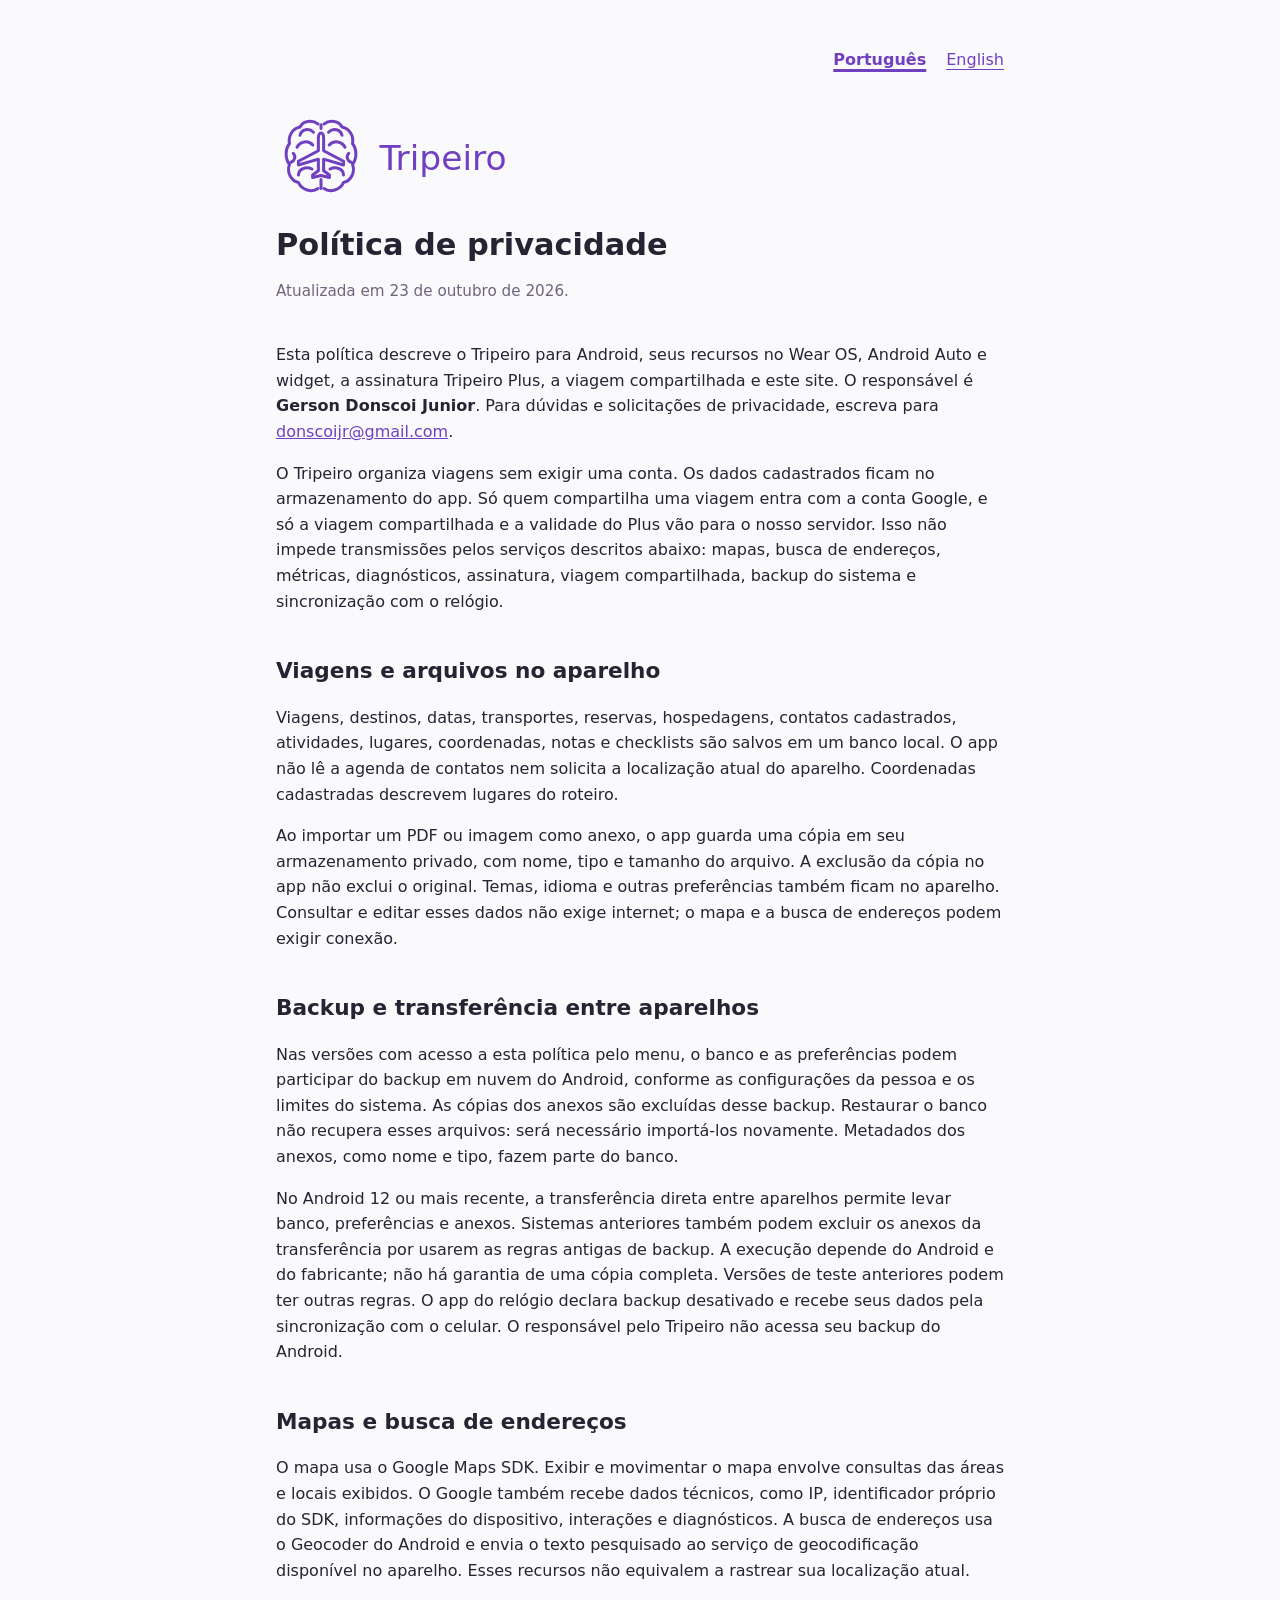
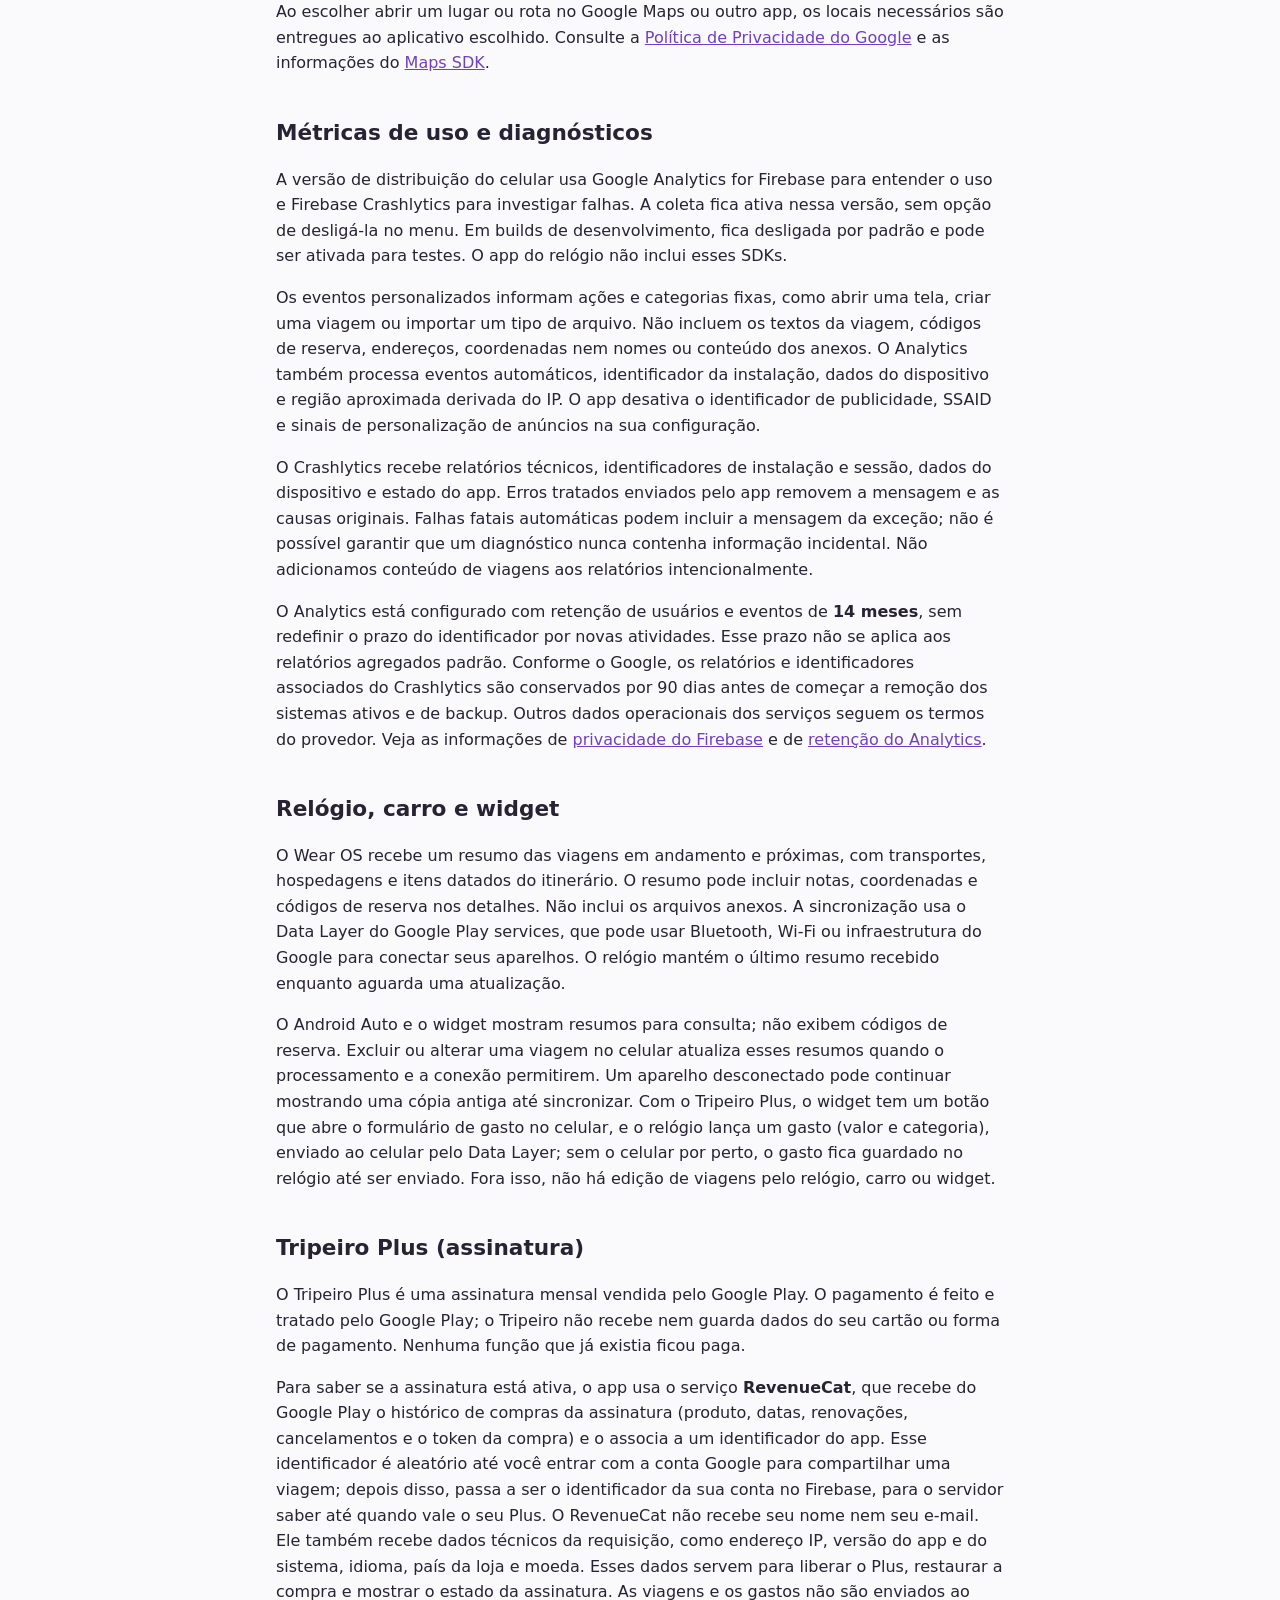
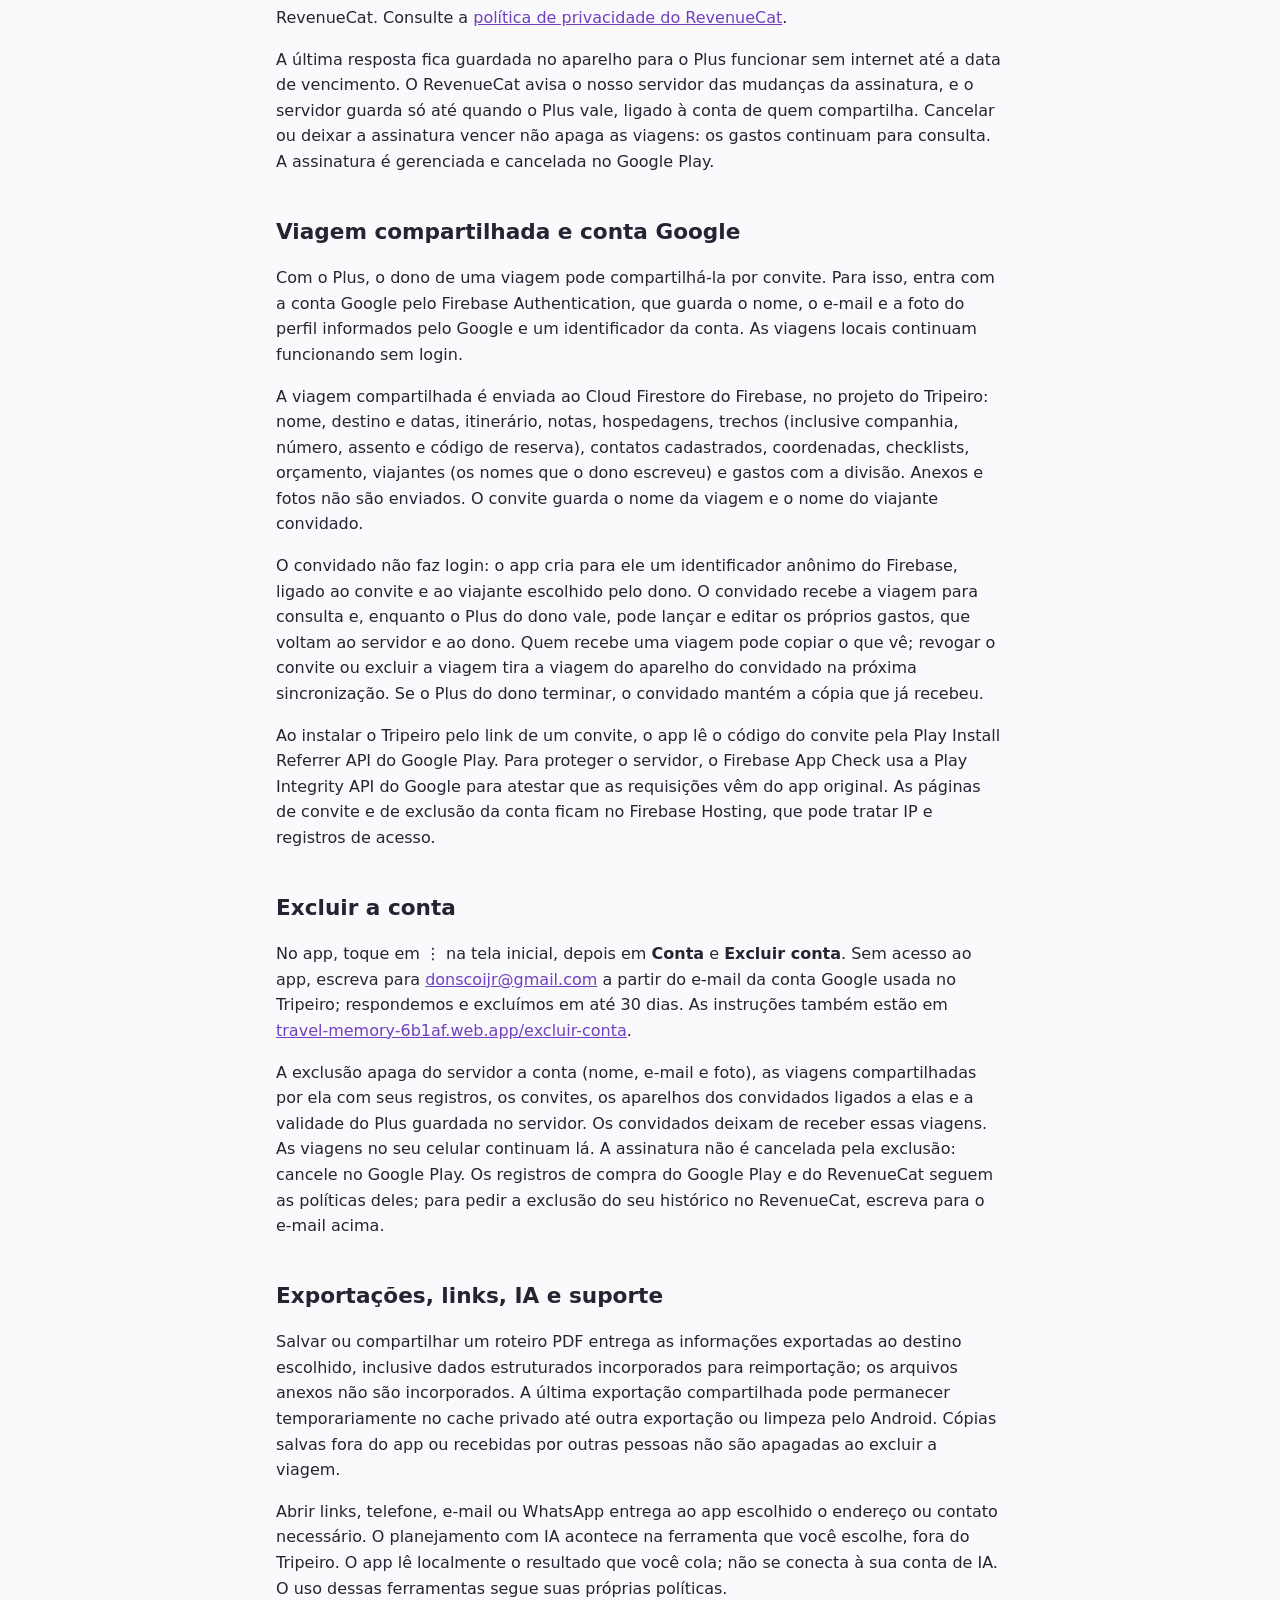
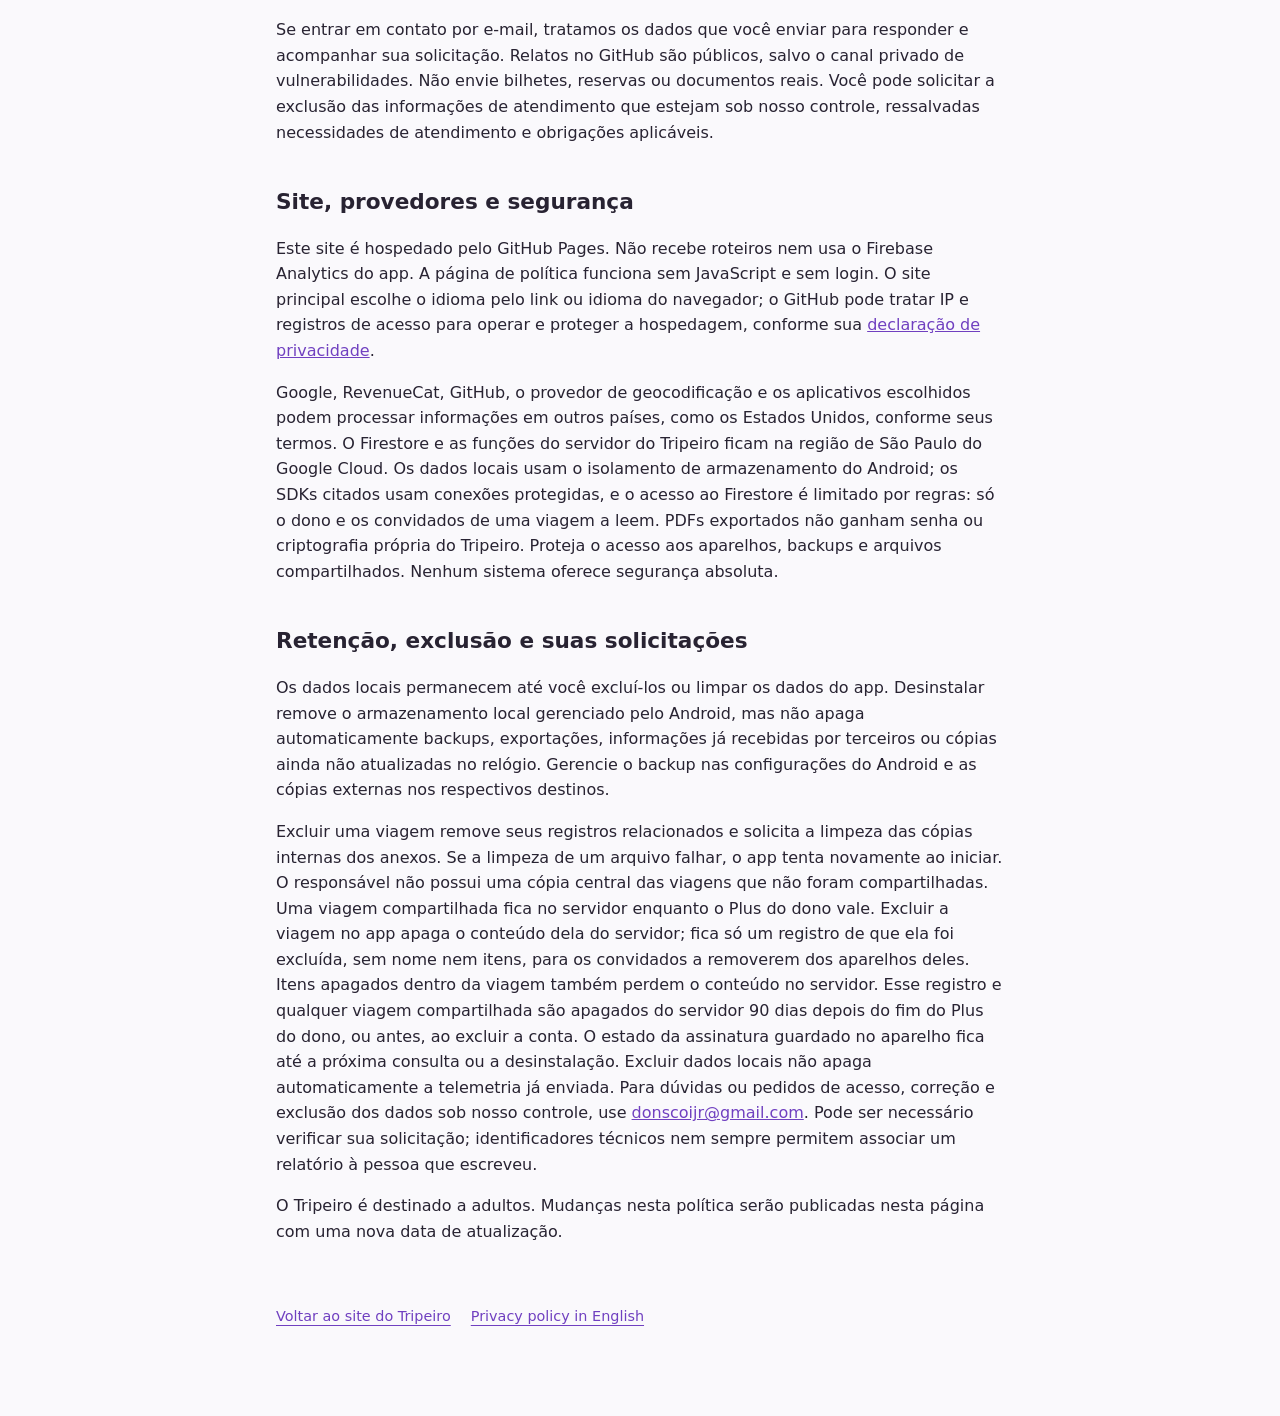
<file: docs/privacidade.html>
<!doctype html>
<html lang="pt-BR">
<head>
<meta charset="utf-8">
<meta name="viewport" content="width=device-width, initial-scale=1">
<title>Tripeiro · Política de privacidade</title>
<meta name="description" content="Como o Tripeiro trata dados de viagens, backups, métricas de uso e diagnósticos, a assinatura Tripeiro Plus e a viagem compartilhada.">
<link rel="icon" href="assets/simbolo.svg" type="image/svg+xml">
<link rel="stylesheet" href="assets/site.css">
<link rel="alternate" hreflang="en" href="en/privacy.html">
</head>
<body>
<main>
<nav class="quicklinks language" aria-label="Idioma">
  <a href="privacidade.html" lang="pt-BR" hreflang="pt-BR" aria-current="page">Português</a>
  <a href="en/privacy.html" lang="en" hreflang="en">English</a>
</nav>
<header>
  <img class="logo-light" src="assets/logo.svg" alt="Tripeiro" width="320" height="120">
  <img class="logo-dark" src="assets/logo-escuro.svg" alt="Tripeiro" width="320" height="120">
  <h1>Política de privacidade</h1>
  <p class="muted">Atualizada em 23 de outubro de 2026.</p>
</header>
<p>Esta política descreve o Tripeiro para Android, seus recursos no Wear OS, Android Auto e widget, a assinatura Tripeiro Plus, a viagem compartilhada e este site. O responsável é <strong>Gerson Donscoi Junior</strong>. Para dúvidas e solicitações de privacidade, escreva para <a href="mailto:donscoijr@gmail.com">donscoijr@gmail.com</a>.</p>
<p>O Tripeiro organiza viagens sem exigir uma conta. Os dados cadastrados ficam no armazenamento do app. Só quem compartilha uma viagem entra com a conta Google, e só a viagem compartilhada e a validade do Plus vão para o nosso servidor. Isso não impede transmissões pelos serviços descritos abaixo: mapas, busca de endereços, métricas, diagnósticos, assinatura, viagem compartilhada, backup do sistema e sincronização com o relógio.</p>

<h2>Viagens e arquivos no aparelho</h2>
<p>Viagens, destinos, datas, transportes, reservas, hospedagens, contatos cadastrados, atividades, lugares, coordenadas, notas e checklists são salvos em um banco local. O app não lê a agenda de contatos nem solicita a localização atual do aparelho. Coordenadas cadastradas descrevem lugares do roteiro.</p>
<p>Ao importar um PDF ou imagem como anexo, o app guarda uma cópia em seu armazenamento privado, com nome, tipo e tamanho do arquivo. A exclusão da cópia no app não exclui o original. Temas, idioma e outras preferências também ficam no aparelho. Consultar e editar esses dados não exige internet; o mapa e a busca de endereços podem exigir conexão.</p>

<h2>Backup e transferência entre aparelhos</h2>
<p>Nas versões com acesso a esta política pelo menu, o banco e as preferências podem participar do backup em nuvem do Android, conforme as configurações da pessoa e os limites do sistema. As cópias dos anexos são excluídas desse backup. Restaurar o banco não recupera esses arquivos: será necessário importá-los novamente. Metadados dos anexos, como nome e tipo, fazem parte do banco.</p>
<p>No Android 12 ou mais recente, a transferência direta entre aparelhos permite levar banco, preferências e anexos. Sistemas anteriores também podem excluir os anexos da transferência por usarem as regras antigas de backup. A execução depende do Android e do fabricante; não há garantia de uma cópia completa. Versões de teste anteriores podem ter outras regras. O app do relógio declara backup desativado e recebe seus dados pela sincronização com o celular. O responsável pelo Tripeiro não acessa seu backup do Android.</p>

<h2>Mapas e busca de endereços</h2>
<p>O mapa usa o Google Maps SDK. Exibir e movimentar o mapa envolve consultas das áreas e locais exibidos. O Google também recebe dados técnicos, como IP, identificador próprio do SDK, informações do dispositivo, interações e diagnósticos. A busca de endereços usa o Geocoder do Android e envia o texto pesquisado ao serviço de geocodificação disponível no aparelho. Esses recursos não equivalem a rastrear sua localização atual.</p>
<p>Ao escolher abrir um lugar ou rota no Google Maps ou outro app, os locais necessários são entregues ao aplicativo escolhido. Consulte a <a href="https://policies.google.com/privacy?hl=pt-BR">Política de Privacidade do Google</a> e as informações do <a href="https://developers.google.com/maps/documentation/android-sdk/play-data-disclosure">Maps SDK</a>.</p>

<h2>Métricas de uso e diagnósticos</h2>
<p>A versão de distribuição do celular usa Google Analytics for Firebase para entender o uso e Firebase Crashlytics para investigar falhas. A coleta fica ativa nessa versão, sem opção de desligá-la no menu. Em builds de desenvolvimento, fica desligada por padrão e pode ser ativada para testes. O app do relógio não inclui esses SDKs.</p>
<p>Os eventos personalizados informam ações e categorias fixas, como abrir uma tela, criar uma viagem ou importar um tipo de arquivo. Não incluem os textos da viagem, códigos de reserva, endereços, coordenadas nem nomes ou conteúdo dos anexos. O Analytics também processa eventos automáticos, identificador da instalação, dados do dispositivo e região aproximada derivada do IP. O app desativa o identificador de publicidade, SSAID e sinais de personalização de anúncios na sua configuração.</p>
<p>O Crashlytics recebe relatórios técnicos, identificadores de instalação e sessão, dados do dispositivo e estado do app. Erros tratados enviados pelo app removem a mensagem e as causas originais. Falhas fatais automáticas podem incluir a mensagem da exceção; não é possível garantir que um diagnóstico nunca contenha informação incidental. Não adicionamos conteúdo de viagens aos relatórios intencionalmente.</p>
<p>O Analytics está configurado com retenção de usuários e eventos de <strong>14 meses</strong>, sem redefinir o prazo do identificador por novas atividades. Esse prazo não se aplica aos relatórios agregados padrão. Conforme o Google, os relatórios e identificadores associados do Crashlytics são conservados por 90 dias antes de começar a remoção dos sistemas ativos e de backup. Outros dados operacionais dos serviços seguem os termos do provedor. Veja as informações de <a href="https://firebase.google.com/support/privacy">privacidade do Firebase</a> e de <a href="https://support.google.com/analytics/answer/7667196?hl=pt-BR">retenção do Analytics</a>.</p>

<h2>Relógio, carro e widget</h2>
<p>O Wear OS recebe um resumo das viagens em andamento e próximas, com transportes, hospedagens e itens datados do itinerário. O resumo pode incluir notas, coordenadas e códigos de reserva nos detalhes. Não inclui os arquivos anexos. A sincronização usa o Data Layer do Google Play services, que pode usar Bluetooth, Wi-Fi ou infraestrutura do Google para conectar seus aparelhos. O relógio mantém o último resumo recebido enquanto aguarda uma atualização.</p>
<p>O Android Auto e o widget mostram resumos para consulta; não exibem códigos de reserva. Excluir ou alterar uma viagem no celular atualiza esses resumos quando o processamento e a conexão permitirem. Um aparelho desconectado pode continuar mostrando uma cópia antiga até sincronizar. Com o Tripeiro Plus, o widget tem um botão que abre o formulário de gasto no celular, e o relógio lança um gasto (valor e categoria), enviado ao celular pelo Data Layer; sem o celular por perto, o gasto fica guardado no relógio até ser enviado. Fora isso, não há edição de viagens pelo relógio, carro ou widget.</p>

<h2>Tripeiro Plus (assinatura)</h2>
<p>O Tripeiro Plus é uma assinatura mensal vendida pelo Google Play. O pagamento é feito e tratado pelo Google Play; o Tripeiro não recebe nem guarda dados do seu cartão ou forma de pagamento. Nenhuma função que já existia ficou paga.</p>
<p>Para saber se a assinatura está ativa, o app usa o serviço <strong>RevenueCat</strong>, que recebe do Google Play o histórico de compras da assinatura (produto, datas, renovações, cancelamentos e o token da compra) e o associa a um identificador do app. Esse identificador é aleatório até você entrar com a conta Google para compartilhar uma viagem; depois disso, passa a ser o identificador da sua conta no Firebase, para o servidor saber até quando vale o seu Plus. O RevenueCat não recebe seu nome nem seu e-mail. Ele também recebe dados técnicos da requisição, como endereço IP, versão do app e do sistema, idioma, país da loja e moeda. Esses dados servem para liberar o Plus, restaurar a compra e mostrar o estado da assinatura. As viagens e os gastos não são enviados ao RevenueCat. Consulte a <a href="https://www.revenuecat.com/privacy">política de privacidade do RevenueCat</a>.</p>
<p>A última resposta fica guardada no aparelho para o Plus funcionar sem internet até a data de vencimento. O RevenueCat avisa o nosso servidor das mudanças da assinatura, e o servidor guarda só até quando o Plus vale, ligado à conta de quem compartilha. Cancelar ou deixar a assinatura vencer não apaga as viagens: os gastos continuam para consulta. A assinatura é gerenciada e cancelada no Google Play.</p>

<h2>Viagem compartilhada e conta Google</h2>
<p>Com o Plus, o dono de uma viagem pode compartilhá-la por convite. Para isso, entra com a conta Google pelo Firebase Authentication, que guarda o nome, o e-mail e a foto do perfil informados pelo Google e um identificador da conta. As viagens locais continuam funcionando sem login.</p>
<p>A viagem compartilhada é enviada ao Cloud Firestore do Firebase, no projeto do Tripeiro: nome, destino e datas, itinerário, notas, hospedagens, trechos (inclusive companhia, número, assento e código de reserva), contatos cadastrados, coordenadas, checklists, orçamento, viajantes (os nomes que o dono escreveu) e gastos com a divisão. Anexos e fotos não são enviados. O convite guarda o nome da viagem e o nome do viajante convidado.</p>
<p>O convidado não faz login: o app cria para ele um identificador anônimo do Firebase, ligado ao convite e ao viajante escolhido pelo dono. O convidado recebe a viagem para consulta e, enquanto o Plus do dono vale, pode lançar e editar os próprios gastos, que voltam ao servidor e ao dono. Quem recebe uma viagem pode copiar o que vê; revogar o convite ou excluir a viagem tira a viagem do aparelho do convidado na próxima sincronização. Se o Plus do dono terminar, o convidado mantém a cópia que já recebeu.</p>
<p>Ao instalar o Tripeiro pelo link de um convite, o app lê o código do convite pela Play Install Referrer API do Google Play. Para proteger o servidor, o Firebase App Check usa a Play Integrity API do Google para atestar que as requisições vêm do app original. As páginas de convite e de exclusão da conta ficam no Firebase Hosting, que pode tratar IP e registros de acesso.</p>

<h2>Excluir a conta</h2>
<p>No app, toque em ⋮ na tela inicial, depois em <strong>Conta</strong> e <strong>Excluir conta</strong>. Sem acesso ao app, escreva para <a href="mailto:donscoijr@gmail.com">donscoijr@gmail.com</a> a partir do e-mail da conta Google usada no Tripeiro; respondemos e excluímos em até 30 dias. As instruções também estão em <a href="https://travel-memory-6b1af.web.app/excluir-conta">travel-memory-6b1af.web.app/excluir-conta</a>.</p>
<p>A exclusão apaga do servidor a conta (nome, e-mail e foto), as viagens compartilhadas por ela com seus registros, os convites, os aparelhos dos convidados ligados a elas e a validade do Plus guardada no servidor. Os convidados deixam de receber essas viagens. As viagens no seu celular continuam lá. A assinatura não é cancelada pela exclusão: cancele no Google Play. Os registros de compra do Google Play e do RevenueCat seguem as políticas deles; para pedir a exclusão do seu histórico no RevenueCat, escreva para o e-mail acima.</p>

<h2>Exportações, links, IA e suporte</h2>
<p>Salvar ou compartilhar um roteiro PDF entrega as informações exportadas ao destino escolhido, inclusive dados estruturados incorporados para reimportação; os arquivos anexos não são incorporados. A última exportação compartilhada pode permanecer temporariamente no cache privado até outra exportação ou limpeza pelo Android. Cópias salvas fora do app ou recebidas por outras pessoas não são apagadas ao excluir a viagem.</p>
<p>Abrir links, telefone, e-mail ou WhatsApp entrega ao app escolhido o endereço ou contato necessário. O planejamento com IA acontece na ferramenta que você escolhe, fora do Tripeiro. O app lê localmente o resultado que você cola; não se conecta à sua conta de IA. O uso dessas ferramentas segue suas próprias políticas.</p>
<p>Se entrar em contato por e-mail, tratamos os dados que você enviar para responder e acompanhar sua solicitação. Relatos no GitHub são públicos, salvo o canal privado de vulnerabilidades. Não envie bilhetes, reservas ou documentos reais. Você pode solicitar a exclusão das informações de atendimento que estejam sob nosso controle, ressalvadas necessidades de atendimento e obrigações aplicáveis.</p>

<h2>Site, provedores e segurança</h2>
<p>Este site é hospedado pelo GitHub Pages. Não recebe roteiros nem usa o Firebase Analytics do app. A página de política funciona sem JavaScript e sem login. O site principal escolhe o idioma pelo link ou idioma do navegador; o GitHub pode tratar IP e registros de acesso para operar e proteger a hospedagem, conforme sua <a href="https://docs.github.com/en/site-policy/privacy-policies/github-general-privacy-statement">declaração de privacidade</a>.</p>
<p>Google, RevenueCat, GitHub, o provedor de geocodificação e os aplicativos escolhidos podem processar informações em outros países, como os Estados Unidos, conforme seus termos. O Firestore e as funções do servidor do Tripeiro ficam na região de São Paulo do Google Cloud. Os dados locais usam o isolamento de armazenamento do Android; os SDKs citados usam conexões protegidas, e o acesso ao Firestore é limitado por regras: só o dono e os convidados de uma viagem a leem. PDFs exportados não ganham senha ou criptografia própria do Tripeiro. Proteja o acesso aos aparelhos, backups e arquivos compartilhados. Nenhum sistema oferece segurança absoluta.</p>

<h2>Retenção, exclusão e suas solicitações</h2>
<p>Os dados locais permanecem até você excluí-los ou limpar os dados do app. Desinstalar remove o armazenamento local gerenciado pelo Android, mas não apaga automaticamente backups, exportações, informações já recebidas por terceiros ou cópias ainda não atualizadas no relógio. Gerencie o backup nas configurações do Android e as cópias externas nos respectivos destinos.</p>
<p>Excluir uma viagem remove seus registros relacionados e solicita a limpeza das cópias internas dos anexos. Se a limpeza de um arquivo falhar, o app tenta novamente ao iniciar. O responsável não possui uma cópia central das viagens que não foram compartilhadas. Uma viagem compartilhada fica no servidor enquanto o Plus do dono vale. Excluir a viagem no app apaga o conteúdo dela do servidor; fica só um registro de que ela foi excluída, sem nome nem itens, para os convidados a removerem dos aparelhos deles. Itens apagados dentro da viagem também perdem o conteúdo no servidor. Esse registro e qualquer viagem compartilhada são apagados do servidor 90 dias depois do fim do Plus do dono, ou antes, ao excluir a conta. O estado da assinatura guardado no aparelho fica até a próxima consulta ou a desinstalação. Excluir dados locais não apaga automaticamente a telemetria já enviada. Para dúvidas ou pedidos de acesso, correção e exclusão dos dados sob nosso controle, use <a href="mailto:donscoijr@gmail.com">donscoijr@gmail.com</a>. Pode ser necessário verificar sua solicitação; identificadores técnicos nem sempre permitem associar um relatório à pessoa que escreveu.</p>
<p>O Tripeiro é destinado a adultos. Mudanças nesta política serão publicadas nesta página com uma nova data de atualização.</p>
<footer><nav class="quicklinks" aria-label="Mais informações"><a href="./?lang=pt">Voltar ao site do Tripeiro</a><a href="en/privacy.html" lang="en">Privacy policy in English</a></nav></footer>
</main>
</body>
</html>
</file>
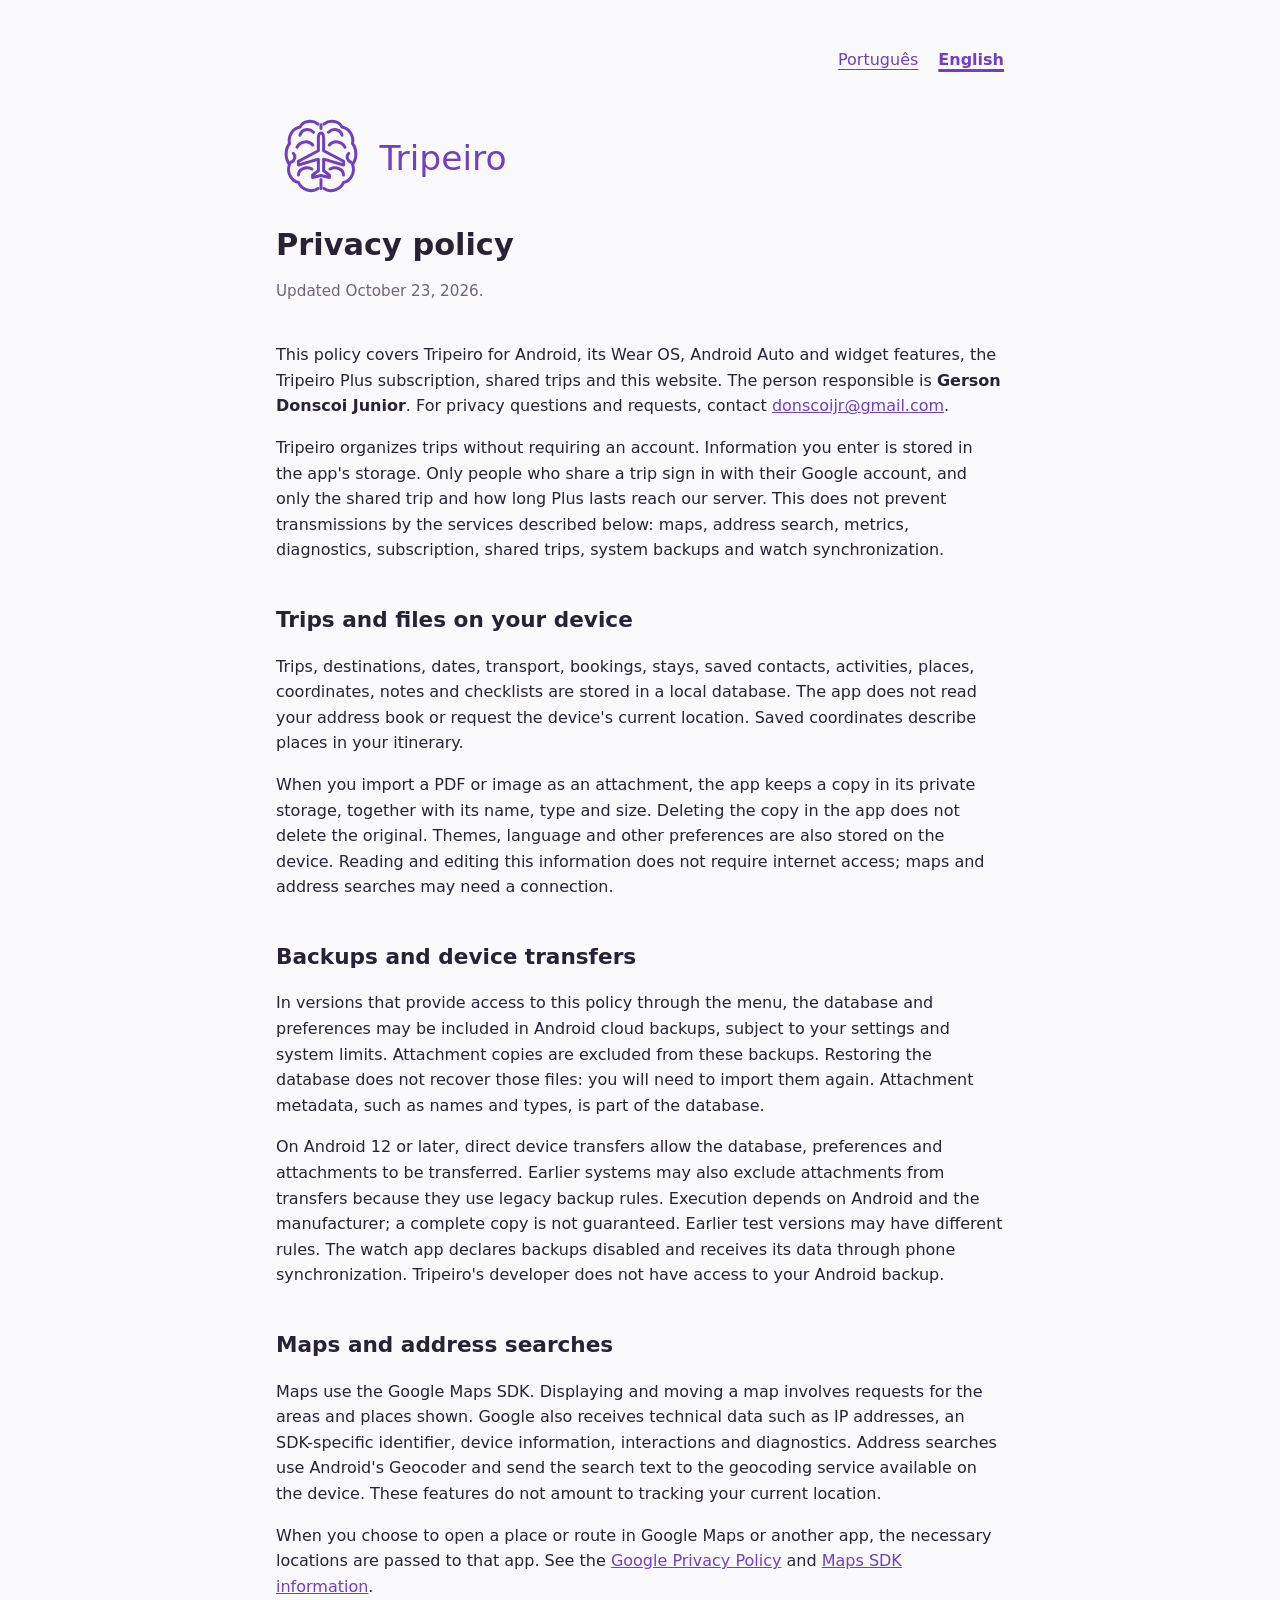
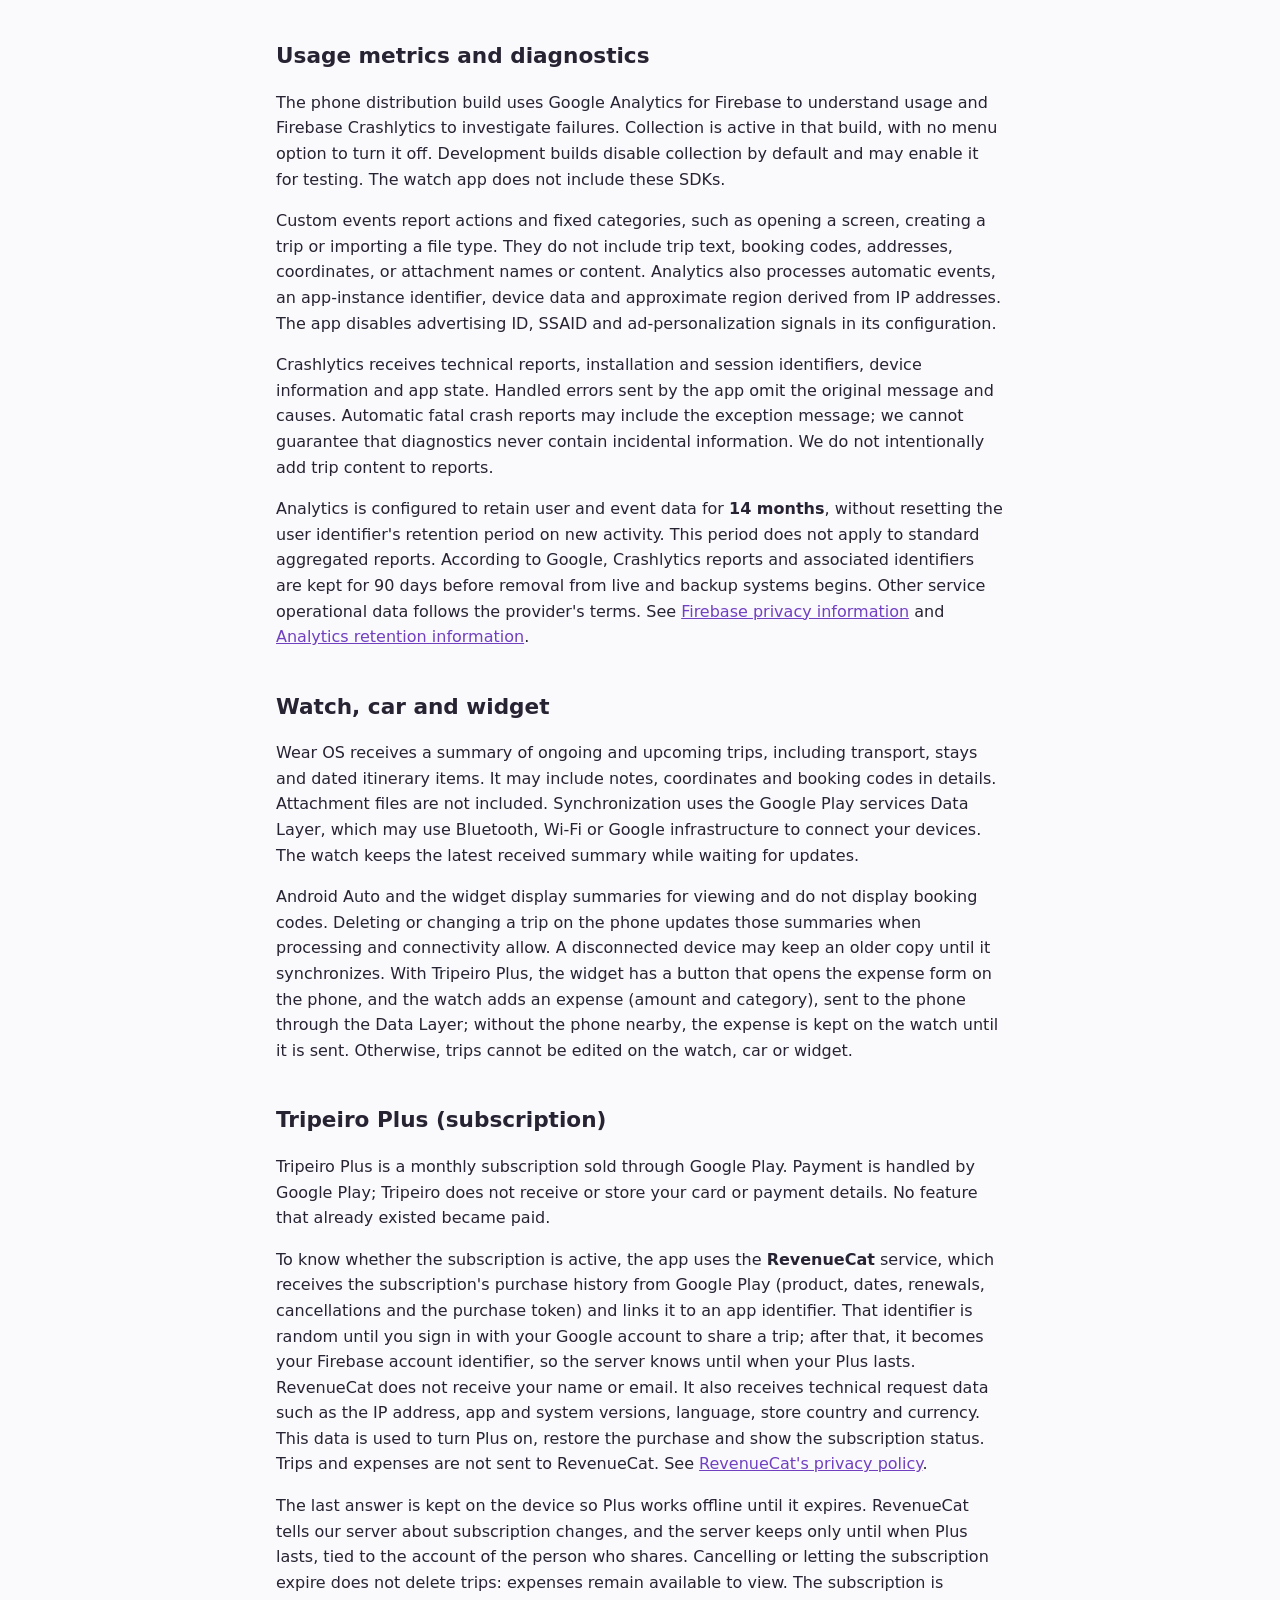
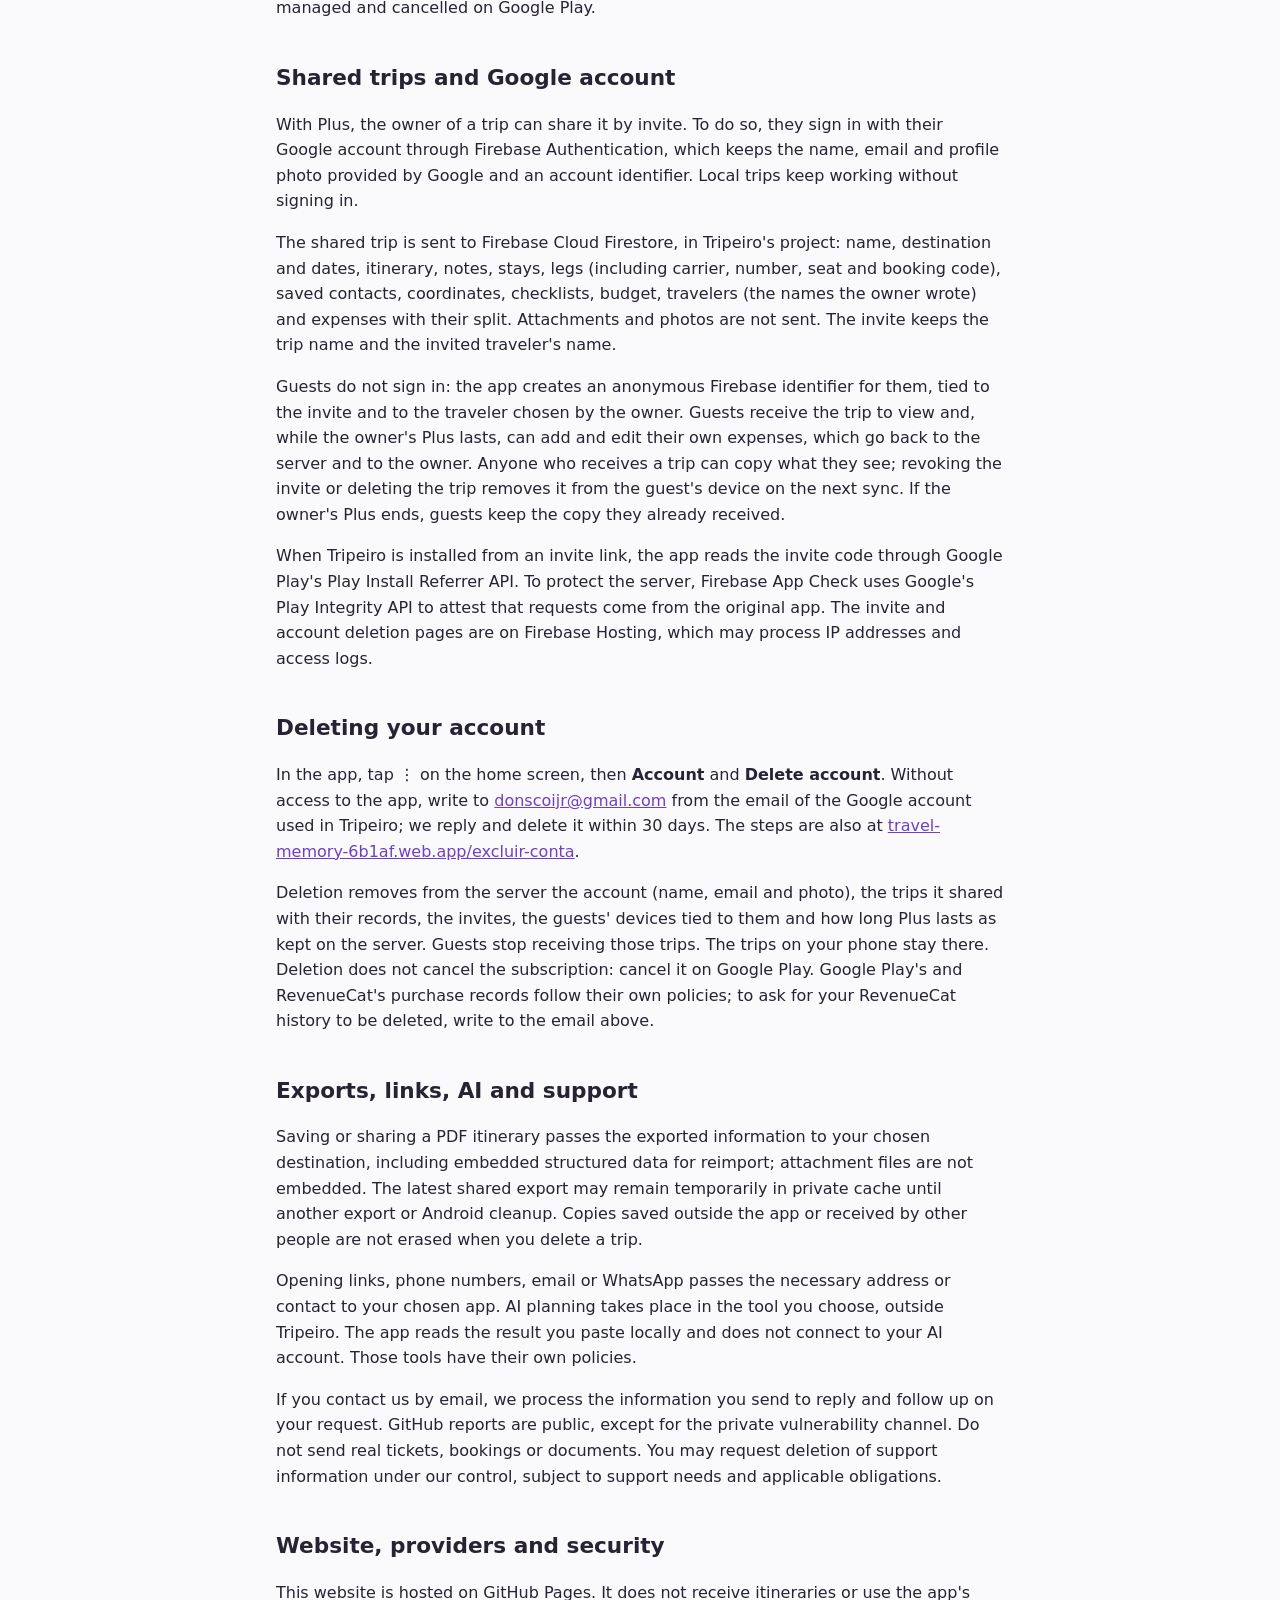
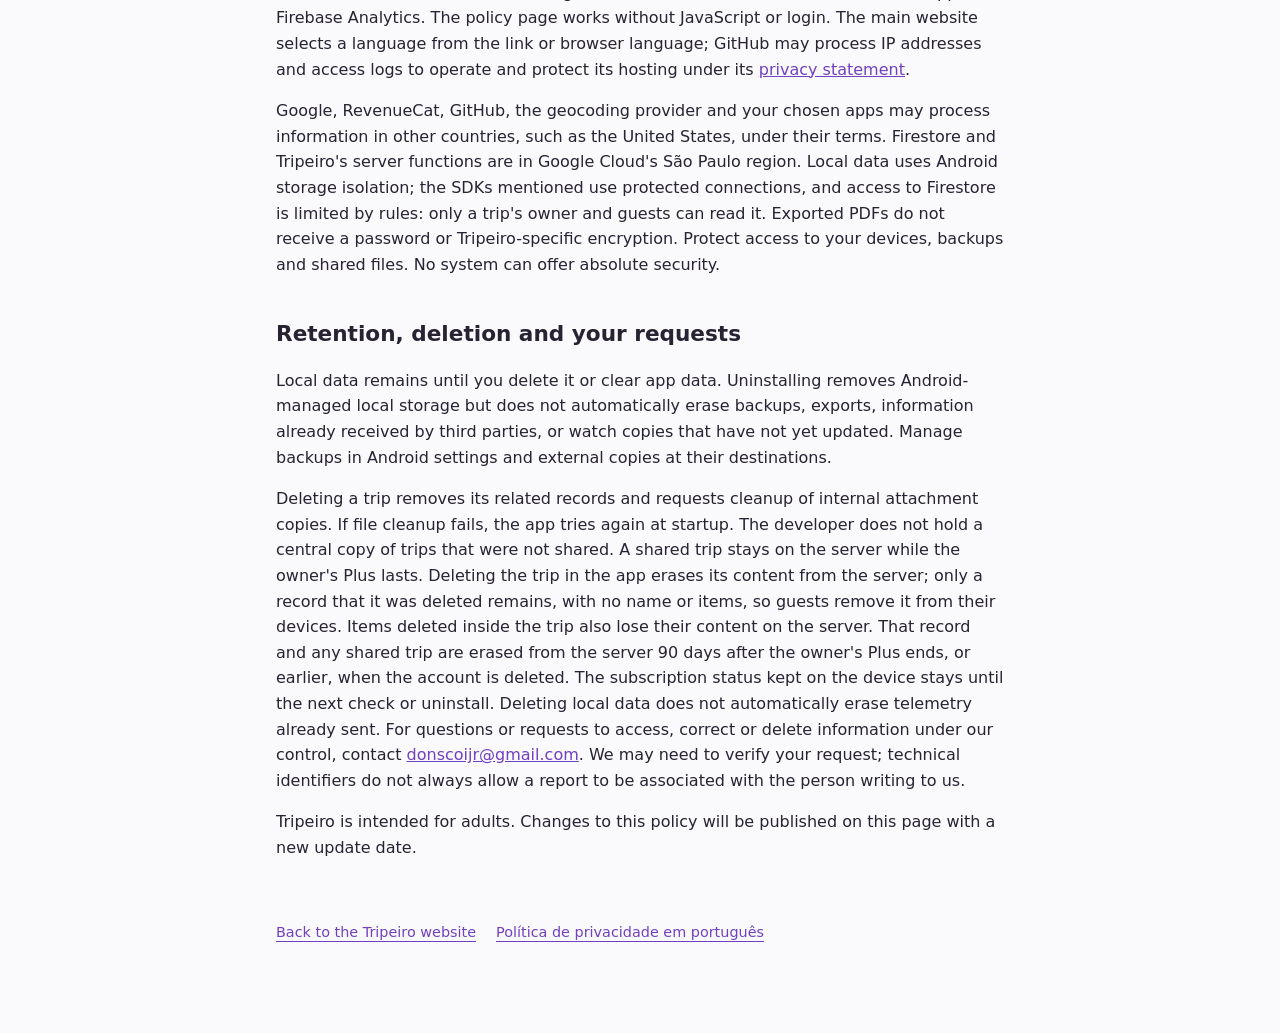
<file: docs/en/privacy.html>
<!doctype html>
<html lang="en">
<head>
<meta charset="utf-8">
<meta name="viewport" content="width=device-width, initial-scale=1">
<title>Tripeiro · Privacy policy</title>
<meta name="description" content="How Tripeiro handles trip data, backups, usage metrics and diagnostics, the Tripeiro Plus subscription and shared trips.">
<link rel="icon" href="../assets/simbolo.svg" type="image/svg+xml">
<link rel="stylesheet" href="../assets/site.css">
<link rel="alternate" hreflang="pt-BR" href="../privacidade.html">
</head>
<body>
<main>
<nav class="quicklinks language" aria-label="Language">
  <a href="../privacidade.html" lang="pt-BR" hreflang="pt-BR">Português</a>
  <a href="privacy.html" lang="en" hreflang="en" aria-current="page">English</a>
</nav>
<header>
  <img class="logo-light" src="../assets/logo.svg" alt="Tripeiro" width="320" height="120">
  <img class="logo-dark" src="../assets/logo-escuro.svg" alt="Tripeiro" width="320" height="120">
  <h1>Privacy policy</h1>
  <p class="muted">Updated October 23, 2026.</p>
</header>
<p>This policy covers Tripeiro for Android, its Wear OS, Android Auto and widget features, the Tripeiro Plus subscription, shared trips and this website. The person responsible is <strong>Gerson Donscoi Junior</strong>. For privacy questions and requests, contact <a href="mailto:donscoijr@gmail.com">donscoijr@gmail.com</a>.</p>
<p>Tripeiro organizes trips without requiring an account. Information you enter is stored in the app's storage. Only people who share a trip sign in with their Google account, and only the shared trip and how long Plus lasts reach our server. This does not prevent transmissions by the services described below: maps, address search, metrics, diagnostics, subscription, shared trips, system backups and watch synchronization.</p>

<h2>Trips and files on your device</h2>
<p>Trips, destinations, dates, transport, bookings, stays, saved contacts, activities, places, coordinates, notes and checklists are stored in a local database. The app does not read your address book or request the device's current location. Saved coordinates describe places in your itinerary.</p>
<p>When you import a PDF or image as an attachment, the app keeps a copy in its private storage, together with its name, type and size. Deleting the copy in the app does not delete the original. Themes, language and other preferences are also stored on the device. Reading and editing this information does not require internet access; maps and address searches may need a connection.</p>

<h2>Backups and device transfers</h2>
<p>In versions that provide access to this policy through the menu, the database and preferences may be included in Android cloud backups, subject to your settings and system limits. Attachment copies are excluded from these backups. Restoring the database does not recover those files: you will need to import them again. Attachment metadata, such as names and types, is part of the database.</p>
<p>On Android 12 or later, direct device transfers allow the database, preferences and attachments to be transferred. Earlier systems may also exclude attachments from transfers because they use legacy backup rules. Execution depends on Android and the manufacturer; a complete copy is not guaranteed. Earlier test versions may have different rules. The watch app declares backups disabled and receives its data through phone synchronization. Tripeiro's developer does not have access to your Android backup.</p>

<h2>Maps and address searches</h2>
<p>Maps use the Google Maps SDK. Displaying and moving a map involves requests for the areas and places shown. Google also receives technical data such as IP addresses, an SDK-specific identifier, device information, interactions and diagnostics. Address searches use Android's Geocoder and send the search text to the geocoding service available on the device. These features do not amount to tracking your current location.</p>
<p>When you choose to open a place or route in Google Maps or another app, the necessary locations are passed to that app. See the <a href="https://policies.google.com/privacy?hl=en">Google Privacy Policy</a> and <a href="https://developers.google.com/maps/documentation/android-sdk/play-data-disclosure">Maps SDK information</a>.</p>

<h2>Usage metrics and diagnostics</h2>
<p>The phone distribution build uses Google Analytics for Firebase to understand usage and Firebase Crashlytics to investigate failures. Collection is active in that build, with no menu option to turn it off. Development builds disable collection by default and may enable it for testing. The watch app does not include these SDKs.</p>
<p>Custom events report actions and fixed categories, such as opening a screen, creating a trip or importing a file type. They do not include trip text, booking codes, addresses, coordinates, or attachment names or content. Analytics also processes automatic events, an app-instance identifier, device data and approximate region derived from IP addresses. The app disables advertising ID, SSAID and ad-personalization signals in its configuration.</p>
<p>Crashlytics receives technical reports, installation and session identifiers, device information and app state. Handled errors sent by the app omit the original message and causes. Automatic fatal crash reports may include the exception message; we cannot guarantee that diagnostics never contain incidental information. We do not intentionally add trip content to reports.</p>
<p>Analytics is configured to retain user and event data for <strong>14 months</strong>, without resetting the user identifier's retention period on new activity. This period does not apply to standard aggregated reports. According to Google, Crashlytics reports and associated identifiers are kept for 90 days before removal from live and backup systems begins. Other service operational data follows the provider's terms. See <a href="https://firebase.google.com/support/privacy">Firebase privacy information</a> and <a href="https://support.google.com/analytics/answer/7667196?hl=en">Analytics retention information</a>.</p>

<h2>Watch, car and widget</h2>
<p>Wear OS receives a summary of ongoing and upcoming trips, including transport, stays and dated itinerary items. It may include notes, coordinates and booking codes in details. Attachment files are not included. Synchronization uses the Google Play services Data Layer, which may use Bluetooth, Wi-Fi or Google infrastructure to connect your devices. The watch keeps the latest received summary while waiting for updates.</p>
<p>Android Auto and the widget display summaries for viewing and do not display booking codes. Deleting or changing a trip on the phone updates those summaries when processing and connectivity allow. A disconnected device may keep an older copy until it synchronizes. With Tripeiro Plus, the widget has a button that opens the expense form on the phone, and the watch adds an expense (amount and category), sent to the phone through the Data Layer; without the phone nearby, the expense is kept on the watch until it is sent. Otherwise, trips cannot be edited on the watch, car or widget.</p>

<h2>Tripeiro Plus (subscription)</h2>
<p>Tripeiro Plus is a monthly subscription sold through Google Play. Payment is handled by Google Play; Tripeiro does not receive or store your card or payment details. No feature that already existed became paid.</p>
<p>To know whether the subscription is active, the app uses the <strong>RevenueCat</strong> service, which receives the subscription's purchase history from Google Play (product, dates, renewals, cancellations and the purchase token) and links it to an app identifier. That identifier is random until you sign in with your Google account to share a trip; after that, it becomes your Firebase account identifier, so the server knows until when your Plus lasts. RevenueCat does not receive your name or email. It also receives technical request data such as the IP address, app and system versions, language, store country and currency. This data is used to turn Plus on, restore the purchase and show the subscription status. Trips and expenses are not sent to RevenueCat. See <a href="https://www.revenuecat.com/privacy">RevenueCat's privacy policy</a>.</p>
<p>The last answer is kept on the device so Plus works offline until it expires. RevenueCat tells our server about subscription changes, and the server keeps only until when Plus lasts, tied to the account of the person who shares. Cancelling or letting the subscription expire does not delete trips: expenses remain available to view. The subscription is managed and cancelled on Google Play.</p>

<h2>Shared trips and Google account</h2>
<p>With Plus, the owner of a trip can share it by invite. To do so, they sign in with their Google account through Firebase Authentication, which keeps the name, email and profile photo provided by Google and an account identifier. Local trips keep working without signing in.</p>
<p>The shared trip is sent to Firebase Cloud Firestore, in Tripeiro's project: name, destination and dates, itinerary, notes, stays, legs (including carrier, number, seat and booking code), saved contacts, coordinates, checklists, budget, travelers (the names the owner wrote) and expenses with their split. Attachments and photos are not sent. The invite keeps the trip name and the invited traveler's name.</p>
<p>Guests do not sign in: the app creates an anonymous Firebase identifier for them, tied to the invite and to the traveler chosen by the owner. Guests receive the trip to view and, while the owner's Plus lasts, can add and edit their own expenses, which go back to the server and to the owner. Anyone who receives a trip can copy what they see; revoking the invite or deleting the trip removes it from the guest's device on the next sync. If the owner's Plus ends, guests keep the copy they already received.</p>
<p>When Tripeiro is installed from an invite link, the app reads the invite code through Google Play's Play Install Referrer API. To protect the server, Firebase App Check uses Google's Play Integrity API to attest that requests come from the original app. The invite and account deletion pages are on Firebase Hosting, which may process IP addresses and access logs.</p>

<h2>Deleting your account</h2>
<p>In the app, tap ⋮ on the home screen, then <strong>Account</strong> and <strong>Delete account</strong>. Without access to the app, write to <a href="mailto:donscoijr@gmail.com">donscoijr@gmail.com</a> from the email of the Google account used in Tripeiro; we reply and delete it within 30 days. The steps are also at <a href="https://travel-memory-6b1af.web.app/excluir-conta">travel-memory-6b1af.web.app/excluir-conta</a>.</p>
<p>Deletion removes from the server the account (name, email and photo), the trips it shared with their records, the invites, the guests' devices tied to them and how long Plus lasts as kept on the server. Guests stop receiving those trips. The trips on your phone stay there. Deletion does not cancel the subscription: cancel it on Google Play. Google Play's and RevenueCat's purchase records follow their own policies; to ask for your RevenueCat history to be deleted, write to the email above.</p>

<h2>Exports, links, AI and support</h2>
<p>Saving or sharing a PDF itinerary passes the exported information to your chosen destination, including embedded structured data for reimport; attachment files are not embedded. The latest shared export may remain temporarily in private cache until another export or Android cleanup. Copies saved outside the app or received by other people are not erased when you delete a trip.</p>
<p>Opening links, phone numbers, email or WhatsApp passes the necessary address or contact to your chosen app. AI planning takes place in the tool you choose, outside Tripeiro. The app reads the result you paste locally and does not connect to your AI account. Those tools have their own policies.</p>
<p>If you contact us by email, we process the information you send to reply and follow up on your request. GitHub reports are public, except for the private vulnerability channel. Do not send real tickets, bookings or documents. You may request deletion of support information under our control, subject to support needs and applicable obligations.</p>

<h2>Website, providers and security</h2>
<p>This website is hosted on GitHub Pages. It does not receive itineraries or use the app's Firebase Analytics. The policy page works without JavaScript or login. The main website selects a language from the link or browser language; GitHub may process IP addresses and access logs to operate and protect its hosting under its <a href="https://docs.github.com/en/site-policy/privacy-policies/github-general-privacy-statement">privacy statement</a>.</p>
<p>Google, RevenueCat, GitHub, the geocoding provider and your chosen apps may process information in other countries, such as the United States, under their terms. Firestore and Tripeiro's server functions are in Google Cloud's São Paulo region. Local data uses Android storage isolation; the SDKs mentioned use protected connections, and access to Firestore is limited by rules: only a trip's owner and guests can read it. Exported PDFs do not receive a password or Tripeiro-specific encryption. Protect access to your devices, backups and shared files. No system can offer absolute security.</p>

<h2>Retention, deletion and your requests</h2>
<p>Local data remains until you delete it or clear app data. Uninstalling removes Android-managed local storage but does not automatically erase backups, exports, information already received by third parties, or watch copies that have not yet updated. Manage backups in Android settings and external copies at their destinations.</p>
<p>Deleting a trip removes its related records and requests cleanup of internal attachment copies. If file cleanup fails, the app tries again at startup. The developer does not hold a central copy of trips that were not shared. A shared trip stays on the server while the owner's Plus lasts. Deleting the trip in the app erases its content from the server; only a record that it was deleted remains, with no name or items, so guests remove it from their devices. Items deleted inside the trip also lose their content on the server. That record and any shared trip are erased from the server 90 days after the owner's Plus ends, or earlier, when the account is deleted. The subscription status kept on the device stays until the next check or uninstall. Deleting local data does not automatically erase telemetry already sent. For questions or requests to access, correct or delete information under our control, contact <a href="mailto:donscoijr@gmail.com">donscoijr@gmail.com</a>. We may need to verify your request; technical identifiers do not always allow a report to be associated with the person writing to us.</p>
<p>Tripeiro is intended for adults. Changes to this policy will be published on this page with a new update date.</p>
<footer><nav class="quicklinks" aria-label="More information"><a href="./?lang=en">Back to the Tripeiro website</a><a href="../privacidade.html" lang="pt-BR">Política de privacidade em português</a></nav></footer>
</main>
</body>
</html>
</file>
<file: docs/assets/site.css>
:root {
    --bg:#FAF9FC; --surface:#FFFFFF; --raised:#F2EFF7; --text:#282332; --muted:#6E657C; --line:#DED8E8;
    --primary:#7040C0; --hover:#5E32A8; --on:#FFFFFF; --soft:#EEE7F8; --softtext:#6435AC; --error:#AC3046;
    --radius:16px; color-scheme:light;
  }
  @media (prefers-color-scheme: dark) {
    :root {
      --bg:#17141D; --surface:#211C2A; --raised:#2B2436; --text:#F3EEF8; --muted:#B8ADC8; --line:#44384F;
      --primary:#BB9AF0; --hover:#CCB2F6; --on:#241336; --soft:#352746; --softtext:#D6BDFB; --error:#FF9BAA;
      color-scheme:dark;
    }
    .logo-light { display:none; }
    .logo-dark { display:block !important; }
  }
  * { box-sizing:border-box; }
  body { margin:0; background:var(--bg); color:var(--text); font:16px/1.6 "Segoe UI", Roboto, system-ui, sans-serif; }
  main { max-width:760px; margin:0 auto; padding:24px 16px 64px; }
  header { padding:16px 0 8px; }
  header img { width:240px; max-width:70%; height:auto; }
  .logo-dark { display:none; }
  h1 { font-size:1.9rem; line-height:1.25; margin:16px 0 8px; }
  h2 { font-size:1.35rem; margin:40px 0 12px; }
  h3 { font-size:1.05rem; margin:20px 0 6px; }
  p, li { color:var(--text); }
  .lead { font-size:1.1rem; color:var(--muted); }
  a { color:var(--primary); }
  .card { background:var(--surface); border:1px solid var(--line); border-radius:var(--radius); padding:20px; margin:16px 0; }
  .soft { background:var(--soft); color:var(--softtext); border:none; }
  ol.steps { padding-left:1.3em; }
  ol.steps li { margin:8px 0; }
  .button { display:inline-flex; align-items:center; gap:8px; min-height:48px; padding:12px 20px; border-radius:999px;
    background:var(--primary); color:var(--on); text-decoration:none; font-weight:600; border:none; font-size:1rem; cursor:pointer; }
  .button:hover { background:var(--hover); }
  .button.secondary { background:var(--soft); color:var(--softtext); }
  .actions { display:flex; flex-wrap:wrap; gap:12px; margin:12px 0; }
  .quicklinks { display:flex; flex-wrap:wrap; gap:4px 20px; margin:12px 0; }
  .quicklinks a { display:inline-flex; align-items:center; min-height:48px; text-underline-offset:4px; }
  details { padding:12px 0; border-bottom:1px solid var(--line); }
  summary { min-height:48px; padding:10px 0; font-weight:600; cursor:pointer; }
  details p { margin:8px 0 12px; }
  code, pre { font-family:Consolas, "Roboto Mono", monospace; font-size:.9rem; }
  code { background:var(--raised); padding:1px 6px; border-radius:6px; }
  pre { background:var(--raised); padding:16px; border-radius:12px; overflow-x:auto; white-space:pre; }
  blockquote { margin:0; padding:12px 16px; border-left:4px solid var(--primary); background:var(--raised); border-radius:0 12px 12px 0; }
  table { width:100%; border-collapse:collapse; display:block; overflow-x:auto; }
  th, td { text-align:left; padding:8px 10px; border-bottom:1px solid var(--line); vertical-align:top; }
  .muted { color:var(--muted); font-size:.95rem; }
  #copy-status { margin-left:4px; color:var(--muted); }
  footer { margin-top:48px; color:var(--muted); font-size:.9rem; }
  :focus-visible { outline:3px solid var(--primary); outline-offset:2px; }
  .language { justify-content:flex-end; align-items:center; }
  .language [aria-current] { font-weight:700; text-decoration-thickness:3px; }
  .button { max-width:100%; overflow-wrap:anywhere; }
  .button:disabled { opacity:.65; cursor:wait; }
</file>
